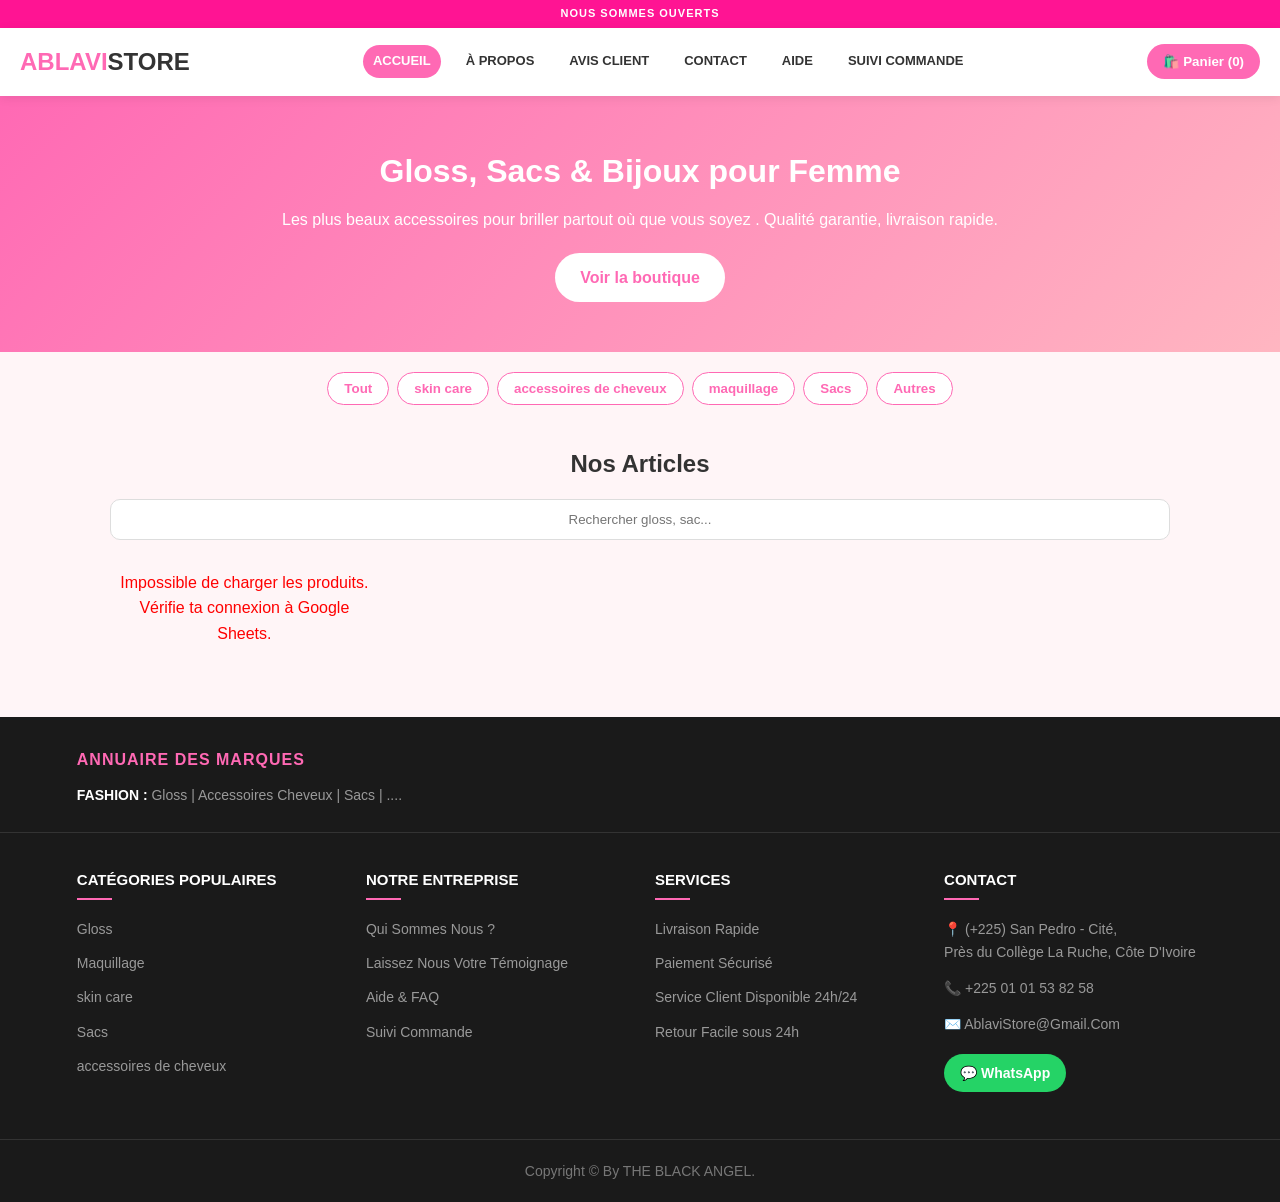
<file: index.html>
<!DOCTYPE html>
<html lang="fr">
<head>
  <meta charset="UTF-8">
  <meta name="viewport" content="width=device-width, initial-scale=1.0">
  <title>ABLAVI STORE - Accessoires Femme</title>
  <link rel="stylesheet" href="style.css">
  <style>
    #produits{ text-align: center; }
    #produits h2{ text-align: center; }
    #recherche{ text-align: center; }
    #liste-produits{
      display: grid;
      grid-template-columns: repeat(auto-fill, minmax(220px, 1fr));
      gap: 15px; padding: 10px; text-align: center;
    }
    .grille{
      display: grid;
      grid-template-columns: repeat(auto-fill, minmax(220px, 1fr));
      gap: 15px;
    }
    .carte-produit{
      background: #fff; border-radius: 15px; padding: 10px;
      text-align: center !important;
      box-shadow: 0 2px 8px rgba(0,0,0,0.08);
      overflow: hidden; display: flex; flex-direction: column;
      align-items: center; justify-content: flex-start;
    }
    .carte-produit img{
      width: 100% !important; height: 220px !important;
      object-fit: cover !important; border-radius: 12px; display: block;
    }
    .carte-produit h3, .carte-produit p{
      text-align: center !important; width: 100%; margin: 5px 0;
    }
    .carte-produit h3{ font-size: 16px; min-height: 22px; }
    .carte img{
      width: 100% !important; height: 220px !important;
      object-fit: cover !important; border-radius: 12px;
    }
    .carte{ text-align: center !important; }
    @media (max-width: 600px){
      #liste-produits, .grille{ grid-template-columns: repeat(2, 1fr); gap: 10px; padding: 8px; }
      .carte-produit img{ height: 160px !important; }
    }
    .modal-cache{ display: none !important; }
    #panier-modal{
      position: fixed !important; top: 0 !important; left: 0 !important;
      width: 100% !important; height: 100% !important;
      background: rgba(0,0,0,0.55) !important; z-index: 9999 !important;
      display: flex !important; justify-content: center !important; align-items: flex-start !important;
      padding-top: 15px !important; padding-bottom: 15px !important; overflow-y: auto !important;
    }
    #panier-modal.modal-cache{ display: none !important; }
    #panier-modal .modal-contenu, #panier-modal .panier-contenu{
      background: #fff !important; width: 95% !important; max-width: 500px !important;
      max-height: 92vh !important; overflow-y: auto !important; border-radius: 15px !important;
      padding: 20px !important; margin: 0 auto !important; position: relative !important; text-align: center;
    }
    #panier-modal .btn-x{
      position: absolute !important; top: 10px !important; right: 12px !important;
      z-index: 10 !important; background: #fff; border: 1px solid #ddd;
      border-radius: 50%; width: 32px; height: 32px; cursor: pointer;
    }
    #panier-modal .input-panier{
      width: 100% !important; box-sizing: border-box;
      padding: 12px; margin: 6px 0; border: 1px solid #ddd; border-radius: 8px;
    }
    #panier-modal .bas-panier{
      position: sticky !important; bottom: 0 !important;
      background: #fff !important; padding: 15px 0 5px !important;
    }
    #panier-modal .btn-commander{
      width: 100% !important; padding: 15px !important; font-size: 16px !important;
      background: #ff69b4 !important; color: #fff !important; border: none !important;
      border-radius: 10px !important; font-weight: bold !important; cursor: pointer !important;
    }
    #panier-modal .btn-fermer{
      width: 100% !important; padding: 12px !important; margin-top: 8px !important;
      background: #f1f1f1 !important; border: none !important; border-radius: 10px !important; cursor: pointer !important;
    }
    #conditions-modal{
      position: fixed !important; top: 0 !important; left: 0 !important;
      width: 100% !important; height: 100% !important;
      background: rgba(0,0,0,0.55) !important; z-index: 10000 !important;
      display: flex !important; justify-content: center !important; align-items: flex-start !important;
      padding-top: 30px !important; overflow-y: auto !important;
    }
    #conditions-modal.modal-cache{ display: none !important; }
    #conditions-modal .modal-contenu{
      background: #fff !important; width: 95% !important; max-width: 500px !important;
      border-radius: 15px !important; padding: 20px !important;
    }
    .total-panier-box{
      background: #fff0f6; border-radius: 12px; padding: 12px; margin: 10px 0;
    }
    .total-panier-box p{ font-size: 19px; margin: 0; }
  </style>
</head>
<body>

<div class="bandeau-defilant">
  <span id="texte-annonce">nous sommes ouverts</span>
</div>

  <header>
    <div class="logo">ABLAVI<span>STORE</span></div>
    <nav>
      <a href="index.html" class="actif">ACCUEIL</a>
      <a href="apropos.html">À PROPOS</a>
      <a href="avis.html">AVIS CLIENT</a>
      <a href="contact.html">CONTACT</a>
      <a href="aide.html">AIDE</a>
      <a href="suivi.html">SUIVI COMMANDE</a>
    </nav>
    <button id="btn-panier" onclick="afficherPanier()">🛍️ Panier (<span id="nb-panier">0</span>)</button>
  </header>

  <section class="hero">
    <h1>Gloss, Sacs & Bijoux pour Femme</h1>
    <p>Les plus beaux accessoires pour briller partout où que vous soyez . Qualité garantie, livraison rapide.</p>
    <a href="#produits" class="btn-hero">Voir la boutique</a>
  </section>

  <section class="categories">
    <button onclick="filtrer('tout')">Tout</button>
    <button onclick="filtrer('skin care')">skin care</button>
    <button onclick="filtrer('accessoires de cheveux')">accessoires de cheveux</button>
    <button onclick="filtrer('maquillage')">maquillage</button>
    <button onclick="filtrer('sac')">Sacs</button>
    <button onclick="filtrer('autre')">Autres</button>
  </section>

  <main id="produits">
    <h2>Nos Articles</h2>
    <input type="text" id="recherche" placeholder="Rechercher gloss, sac..." onkeyup="rechercher()">
    <div id="liste-produits" class="grille"></div>
  </main>

  <div id="panier-modal" class="modal-cache panier-modal-scroll" onclick="if(event.target===this) fermerPanier()">
    <div class="modal-contenu panier-contenu">
      <button onclick="fermerPanier()" class="btn-x">✕</button>
      <h2 class="titre-panier">🛍️ Ton Panier</h2>
      <div id="contenu-panier"></div>
      <hr>
      <!-- CACHÉ POUR NE PAS CASSER LE SCRIPT, MAIS INVISIBLE -->
      <span id="sous-total" style="display:none">0</span>
      <span id="frais-livraison" style="display:none">0</span>

      <p id="ligne-reduction" class="ligne-reduction">Réduction : -<span id="montant-reduction">0</span> F CFA</p>

      <div class="total-panier-box">
        <p><strong>Total à payer : <span id="total-panier">0</span> F CFA</strong></p>
      </div>
      <hr>
      <div class="box-promo">
        <label>🎁 Code promo :</label>
        <div class="ligne-promo">
          <input type="text" id="code-promo" placeholder="Ex: ABLAVI10">
          <button onclick="appliquerPromo()" class="btn-appliquer">Appliquer</button>
        </div>
        <p id="message-promo" class="message-promo"></p>
      </div>
      <h3>Tes infos pour la livraison :</h3>
      <input type="text" id="client-nom" placeholder="Ton nom complet" class="input-panier">
      <input type="text" id="client-whatsapp" placeholder="Ton numéro WhatsApp ex: 0101538258" class="input-panier">
      <input type="text" id="client-commune" placeholder="Ta commune / quartier ex: San Pedro - Cité" class="input-panier">
      <h3>Choisis ton mode de paiement :</h3>
      <label class="label-paiement orange"><input type="radio" name="paiement" value="Orange Money" checked> 🧡 Orange Money</label>
      <label class="label-paiement bleu"><input type="radio" name="paiement" value="Wave"> 💙 Wave</label>
      <br>
      <label class="label-conditions">
        <input type="checkbox" id="accepter-conditions"> J'ai lu et j'accepte les <a href="#" onclick="voirConditions(); return false;">conditions de paiement</a> : pas de remboursement après envoi, paiement vérifié avant livraison.
      </label><br>
      <div id="message-paiement" class="message-paiement"></div>
      <div class="bas-panier">
        <button class="btn-commander" onclick="payerCommande()">ENVOYEZ + LE REÇU DU DEPOT</button>
        <button onclick="fermerPanier()" class="btn-fermer">Fermer</button>
      </div>
    </div>
  </div>

  <div id="conditions-modal" class="modal-cache" onclick="if(event.target===this) fermerConditions()">
    <div class="modal-contenu modal-conditions">
      <button onclick="fermerConditions()" class="btn-x">✕</button>
      <h3>Conditions de Paiement - ABLAVI STORE</h3>
      <p>1. Le paiement doit être effectué avant la livraison.</p>
      <p>2. Aucun remboursement n'est possible après validation de la commande.</p>
      <p>3. Si le produit est défectueux, contacte-nous dans les 24h sur WhatsApp avec photo.</p>
      <p>4. La livraison se fait sous 24h à 48h.</p>
      <p>5. Numéro officiel ABLAVI STORE : +225 01 01 53 82 58</p>
      <button onclick="fermerConditions()">J'ai compris</button>
    </div>
  </div>

  <footer class="footer-ablavi">
    <div class="footer-annuaire">
      <h3 class="titre-annuaire">ANNUAIRE DES MARQUES</h3>
      <p><strong>FASHION :</strong> <span>Gloss | Accessoires Cheveux | Sacs | ....</span></p>
    </div>
    <div class="footer-colonnes">
      <div class="footer-col">
        <h4>CATÉGORIES POPULAIRES</h4>
        <a href="#" onclick="filtrer('gloss'); return false;">Gloss</a>
        <a href="#" onclick="filtrer('maquillage'); return false;">Maquillage</a>
        <a href="#" onclick="filtrer('skin care'); return false;">skin care</a>
        <a href="#" onclick="filtrer('sac'); return false;">Sacs</a>
          <a href="#" onclick="filtrer('accessoire de cheveux'); return false;">accessoires de cheveux</a>
      </div>
      <div class="footer-col">
        <h4>NOTRE ENTREPRISE</h4>
        <a href="apropos.html">Qui Sommes Nous ?</a>
        <a href="avis.html">Laissez Nous Votre Témoignage</a>
        <a href="aide.html">Aide & FAQ</a>
        <a href="suivi.html">Suivi Commande</a>
      </div>
      <div class="footer-col">
        <h4>SERVICES</h4>
        <a href="aide.html">Livraison Rapide</a>
        <a href="aide.html">Paiement Sécurisé</a>
        <a href="contact.html">Service Client Disponible 24h/24</a>
        <a href="aide.html">Retour Facile sous 24h</a>
      </div>
      <div class="footer-col">
        <h4>CONTACT</h4>
        <p>📍 (+225) San Pedro - Cité,<br>Près du Collège La Ruche, Côte D'Ivoire</p>
        <p>📞 +225 01 01 53 82 58</p>
        <p>✉️ AblaviStore@Gmail.Com</p>
        <a href="https://wa.me/2250101538258?text=Bonjour%20ABLAVI%20STORE%2C%20je%20veux%20commander" target="_blank" class="btn-whatsapp-footer">💬 WhatsApp</a>
      </div>
    </div>
    <div class="footer-copy">
      <p>Copyright © By THE BLACK ANGEL.</p>
    </div>
  </footer>

  <script src="script.js"></script>
  <script>
  function afficherPanier(){
    var m = document.getElementById("panier-modal");
    if(!m) return;
    m.classList.remove("modal-cache");
    m.style.display = "flex";
    m.style.position = "fixed";
    m.style.top = "0"; m.style.left = "0"; m.style.zIndex = "99999";
    window.scrollTo(0,0);
    document.body.style.overflow = "hidden";
    if(typeof mettreAJourPanier === "function") mettreAJourPanier();
  }
  function fermerPanier(){
    var m = document.getElementById("panier-modal");
    if(!m) return;
    m.classList.add("modal-cache");
    m.style.display = "none";
    document.body.style.overflow = "";
  }
  function voirConditions(){
    var c = document.getElementById("conditions-modal");
    if(!c) return;
    c.classList.remove("modal-cache"); c.style.display = "flex";
  }
  function fermerConditions(){
    var c = document.getElementById("conditions-modal");
    if(!c) return;
    c.classList.add("modal-cache"); c.style.display = "none";
  }
  </script>
</body>
</html>
</file>
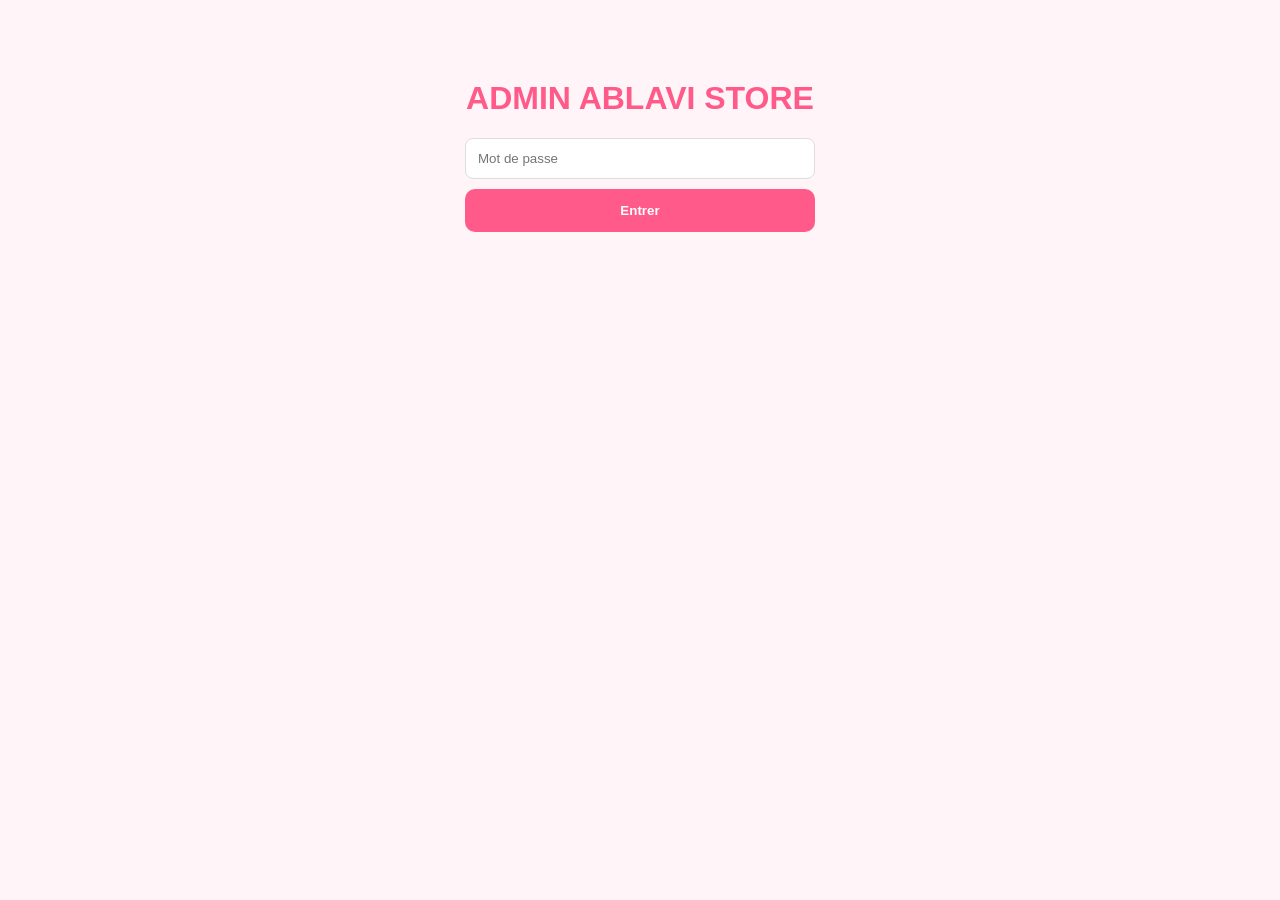
<file: admin.html>
<!DOCTYPE html>
<html lang="fr">
<head>
<meta charset="UTF-8">
<meta name="viewport" content="width=device-width, initial-scale=1.0">
<title>Admin - ABLAVI STORE</title>
<style>
body{font-family:Arial;background:#fff5f8;margin:0;padding:20px}
h1{text-align:center;color:#ff5a8a}
.onglet-btn{padding:10px 18px;border:none;border-radius:20px;cursor:pointer;background:#eee;margin:3px}
.onglet-btn.actif{background:#ff5a8a;color:#fff}
.onglet-cache{display:none}
.admin-cache{display:none}
.carte{background:#fff;border-radius:12px;padding:15px;margin:10px 0;box-shadow:0 2px 8px #0001}
input{padding:12px;border:1px solid #ddd;border-radius:8px;width:100%;box-sizing:border-box}
.btn-rose{background:#ff5a8a;color:#fff;border:none;padding:14px;border-radius:10px;width:100%;cursor:pointer;font-weight:bold}
</style>
</head>
<body>
<div id="login" style="max-width:350px;margin:60px auto;text-align:center">
  <h1>ADMIN ABLAVI STORE</h1>
  <input type="password" id="mdp" placeholder="Mot de passe">
  <button class="btn-rose" onclick="verifierMdp()" style="margin-top:10px">Entrer</button>
</div>

<div id="admin" class="admin-cache">
  <h1>👩‍💼 ADMIN ABLAVI STORE</h1>
  <p style="text-align:center"><a href="index.html">← Retour à la boutique</a></p>
  <div style="text-align:center">
    <button class="onglet-btn actif" onclick="montrerOnglet('dashboard',this)">📊 Tableau</button>
    <button class="onglet-btn" onclick="montrerOnglet('commandes',this)">🛍️ Commandes (<span id="nb-commandes">0</span>)</button>
    <button class="onglet-btn" onclick="montrerOnglet('promos',this)">🎁 Promos</button>
  </div>

  <div id="onglet-dashboard">
    <div class="carte"><b>Total ventes :</b> <span id="dash-ventes">0 F</span></div>
    <div class="carte"><b>Commandes :</b> <span id="dash-commandes">0</span></div>
    <div class="carte"><b>Produits en boutique :</b> <span id="dash-produits">0</span></div>
    <div class="carte"><b>Produits épuisés :</b> <span id="dash-epuises">0</span></div>
    <div class="carte"><b>Dernières commandes :</b><div id="dernieres-commandes">Aucune commande</div></div>
    <div class="carte" style="background:#fff3cd">💡 <b>Pour restocker ou ajouter un produit :</b><br>Ouvre ton Google Sheet > onglet Produits > change le Stock ou ajoute une ligne. Le site se met à jour tout seul.</div>
  </div>

  <div id="onglet-commandes" class="onglet-cache">
    <h2>🛍️ Commandes</h2>
    <div id="liste-commandes">Chargement...</div>
  </div>

  <div id="onglet-promos" class="onglet-cache">
    <h2>🎁 Promos</h2>
    <div id="liste-promos"></div>
  </div>
</div>
<script src="admin.js"></script>
</body>
</html>
</file>
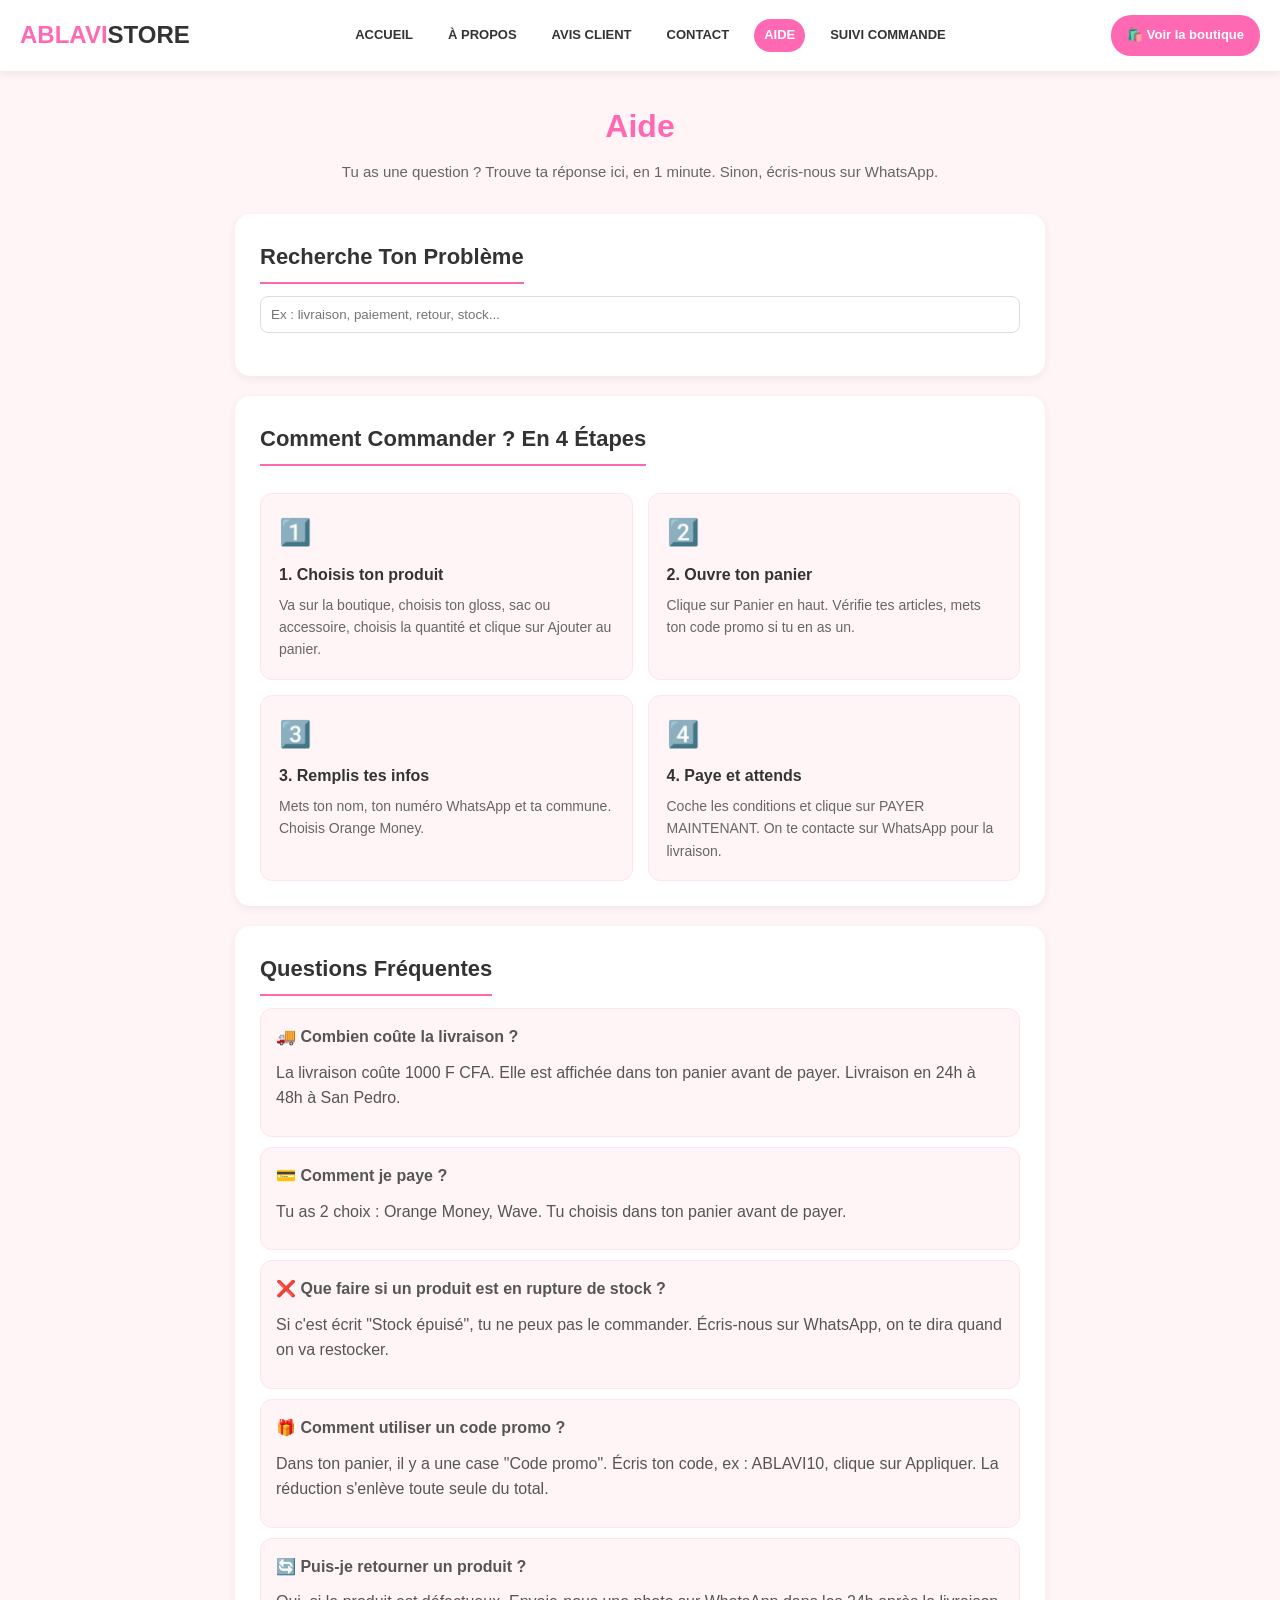
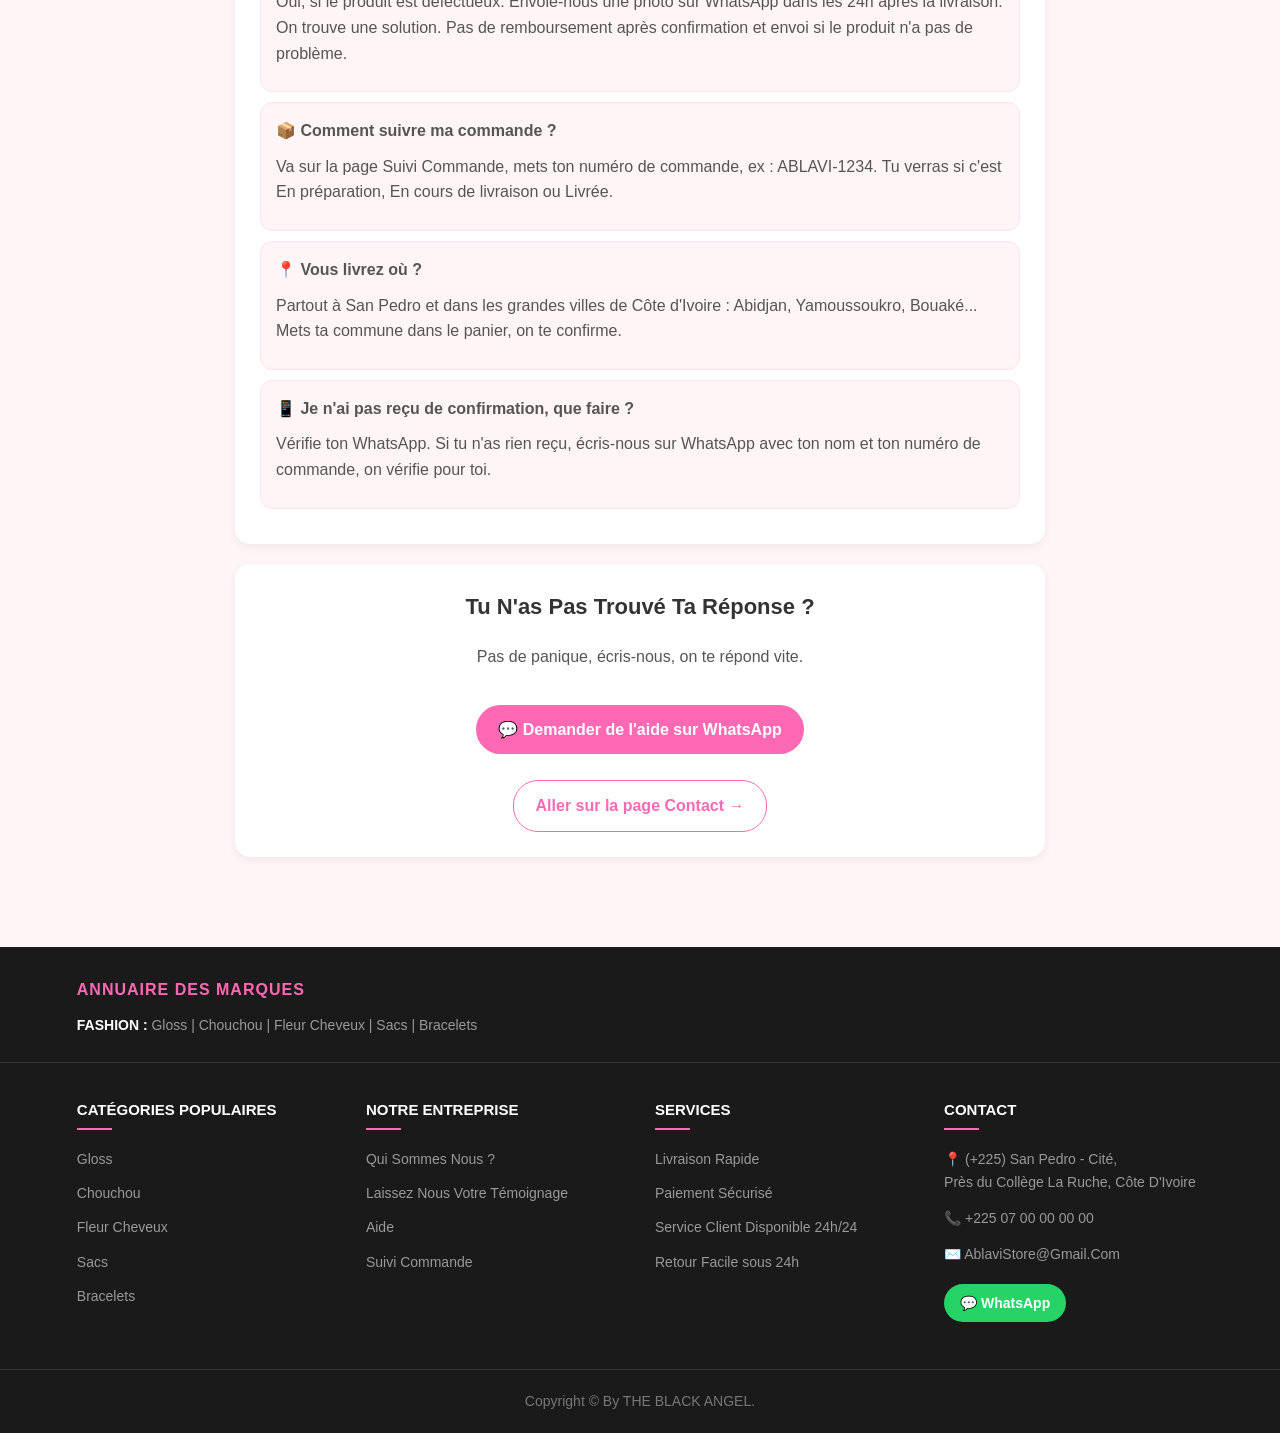
<file: aide.html>
<!DOCTYPE html>
<html lang="fr">
<head>
  <meta charset="UTF-8">
  <meta name="viewport" content="width=device-width, initial-scale=1.0">
  <title>Aide & FAQ - ABLAVI STORE</title>
  <link rel="stylesheet" href="style.css">
</head>
<body>
  <header>
    <div class="logo">ABLAVI<span>STORE</span></div>
    <nav>
      <a href="index.html">ACCUEIL</a>
      <a href="apropos.html">À PROPOS</a>
      <a href="avis.html">AVIS CLIENT</a>
      <a href="contact.html">CONTACT</a>
      <a href="aide.html" class="actif">AIDE</a>
      <a href="suivi.html">SUIVI COMMANDE</a>
    </nav>
    <a href="index.html" class="btn-boutique">🛍️ Voir la boutique</a>
  </header>

  <main class="page-apropos">
    <div class="titre-page">
      <h1>Aide </h1>
      <p>Tu as une question ? Trouve ta réponse ici, en 1 minute. Sinon, écris-nous sur WhatsApp.</p>
    </div>

    <!-- RECHERCHE -->
    <section class="bloc">
      <h2>Recherche Ton Problème</h2>
      <input type="text" id="recherche-aide" placeholder="Ex : livraison, paiement, retour, stock..." class="input-panier" onkeyup="rechercherAide()">
      <p id="resultat-recherche" style="font-size:14px; color:#666;"></p>
    </section>

    <!-- COMMENT COMMANDER -->
    <section class="bloc">
      <h2>Comment Commander ? En 4 Étapes</h2>
      <div class="grille-objectifs">
        <div class="carte-objectif">
          <span class="icone-objectif">1️⃣</span>
          <h3>1. Choisis ton produit</h3>
          <p>Va sur la boutique, choisis ton gloss, sac ou accessoire, choisis la quantité et clique sur Ajouter au panier.</p>
        </div>
        <div class="carte-objectif">
          <span class="icone-objectif">2️⃣</span>
          <h3>2. Ouvre ton panier</h3>
          <p>Clique sur Panier en haut. Vérifie tes articles, mets ton code promo si tu en as un.</p>
        </div>
        <div class="carte-objectif">
          <span class="icone-objectif">3️⃣</span>
          <h3>3. Remplis tes infos</h3>
          <p>Mets ton nom, ton numéro WhatsApp et ta commune. Choisis Orange Money.</p>
        </div>
        <div class="carte-objectif">
          <span class="icone-objectif">4️⃣</span>
          <h3>4. Paye et attends</h3>
          <p>Coche les conditions et clique sur PAYER MAINTENANT. On te contacte sur WhatsApp pour la livraison.</p>
        </div>
      </div>
    </section>

    <!-- FAQ -->
    <section class="bloc">
      <h2>Questions Fréquentes</h2>
      <div id="liste-faq">
        <div class="faq-item" style="background:#FFF5F7; padding:15px; border-radius:12px; margin-bottom:10px; border:1px solid #FFE3EE;">
          <p><strong>🚚 Combien coûte la livraison ?</strong></p>
          <p style="color:#555;">La livraison coûte 1000 F CFA. Elle est affichée dans ton panier avant de payer. Livraison en 24h à 48h à San Pedro.</p>
        </div>
        <div class="faq-item" style="background:#FFF5F7; padding:15px; border-radius:12px; margin-bottom:10px; border:1px solid #FFE3EE;">
          <p><strong>💳 Comment je paye ?</strong></p>
          <p style="color:#555;">Tu as 2 choix : Orange Money, Wave. Tu choisis dans ton panier avant de payer.</p>
        </div>
        <div class="faq-item" style="background:#FFF5F7; padding:15px; border-radius:12px; margin-bottom:10px; border:1px solid #FFE3EE;">
          <p><strong>❌ Que faire si un produit est en rupture de stock ?</strong></p>
          <p style="color:#555;">Si c'est écrit "Stock épuisé", tu ne peux pas le commander. Écris-nous sur WhatsApp, on te dira quand on va restocker.</p>
        </div>
        <div class="faq-item" style="background:#FFF5F7; padding:15px; border-radius:12px; margin-bottom:10px; border:1px solid #FFE3EE;">
          <p><strong>🎁 Comment utiliser un code promo ?</strong></p>
          <p style="color:#555;">Dans ton panier, il y a une case "Code promo". Écris ton code, ex : ABLAVI10, clique sur Appliquer. La réduction s'enlève toute seule du total.</p>
        </div>
        <div class="faq-item" style="background:#FFF5F7; padding:15px; border-radius:12px; margin-bottom:10px; border:1px solid #FFE3EE;">
          <p><strong>🔄 Puis-je retourner un produit ?</strong></p>
          <p style="color:#555;">Oui, si le produit est défectueux. Envoie-nous une photo sur WhatsApp dans les 24h après la livraison. On trouve une solution. Pas de remboursement après confirmation et envoi si le produit n'a pas de problème.</p>
        </div>
        <div class="faq-item" style="background:#FFF5F7; padding:15px; border-radius:12px; margin-bottom:10px; border:1px solid #FFE3EE;">
          <p><strong>📦 Comment suivre ma commande ?</strong></p>
          <p style="color:#555;">Va sur la page Suivi Commande, mets ton numéro de commande, ex : ABLAVI-1234. Tu verras si c'est En préparation, En cours de livraison ou Livrée.</p>
        </div>
        <div class="faq-item" style="background:#FFF5F7; padding:15px; border-radius:12px; margin-bottom:10px; border:1px solid #FFE3EE;">
          <p><strong>📍 Vous livrez où ?</strong></p>
          <p style="color:#555;">Partout à San Pedro et dans les grandes villes de Côte d'Ivoire : Abidjan, Yamoussoukro, Bouaké... Mets ta commune dans le panier, on te confirme.</p>
        </div>
        <div class="faq-item" style="background:#FFF5F7; padding:15px; border-radius:12px; margin-bottom:10px; border:1px solid #FFE3EE;">
          <p><strong>📱 Je n'ai pas reçu de confirmation, que faire ?</strong></p>
          <p style="color:#555;">Vérifie ton WhatsApp. Si tu n'as rien reçu, écris-nous sur WhatsApp avec ton nom et ton numéro de commande, on vérifie pour toi.</p>
        </div>
      </div>
    </section>

    <!-- PAS TROUVÉ -->
    <section class="bloc" style="text-align:center;">
      <h2 style="display:block; text-align:center; border-bottom:none;">Tu N'as Pas Trouvé Ta Réponse ?</h2>
      <p style="text-align:center;">Pas de panique, écris-nous, on te répond vite.</p>
      <br>
      <a href="https://wa.me/2250700000000?text=Bonjour%20ABLAVI%20STORE%2C%20j%27ai%20besoin%20d%27aide" target="_blank" class="btn-rose">💬 Demander de l'aide sur WhatsApp</a>
      <br><br>
      <a href="contact.html" class="btn-rose" style="background:white; color:#FF69B4; border:1px solid #FF69B4;">Aller sur la page Contact →</a>
    </section>
  </main>

  <footer class="footer-ablavi">
    <div class="footer-annuaire">
      <h3 class="titre-annuaire">ANNUAIRE DES MARQUES</h3>
      <p><strong>FASHION :</strong> <span>Gloss | Chouchou | Fleur Cheveux | Sacs | Bracelets</span></p>
    </div>
    <div class="footer-colonnes">
      <div class="footer-col">
        <h4>CATÉGORIES POPULAIRES</h4>
        <a href="index.html">Gloss</a>
        <a href="index.html">Chouchou</a>
        <a href="index.html">Fleur Cheveux</a>
        <a href="index.html">Sacs</a>
        <a href="index.html">Bracelets</a>
      </div>
      <div class="footer-col">
        <h4>NOTRE ENTREPRISE</h4>
        <a href="apropos.html">Qui Sommes Nous ?</a>
        <a href="avis.html">Laissez Nous Votre Témoignage</a>
        <a href="aide.html">Aide </a>
        <a href="suivi.html">Suivi Commande</a>
      </div>
      <div class="footer-col">
        <h4>SERVICES</h4>
        <a href="#">Livraison Rapide</a>
        <a href="#">Paiement Sécurisé</a>
        <a href="#">Service Client Disponible 24h/24</a>
        <a href="#">Retour Facile sous 24h</a>
      </div>
      <div class="footer-col">
        <h4>CONTACT</h4>
        <p>📍 (+225) San Pedro - Cité,<br>Près du Collège La Ruche, Côte D'Ivoire</p>
        <p>📞 +225 07 00 00 00 00</p>
        <p>✉️ AblaviStore@Gmail.Com</p>
        <a href="https://wa.me/2250700000000" target="_blank" class="btn-whatsapp-footer">💬 WhatsApp</a>
      </div>
    </div>
    <div class="footer-copy">
      <p>Copyright © By THE BLACK ANGEL.</p>
    </div>
  </footer>

  <script>
    function rechercherAide() {
      let mot = document.getElementById("recherche-aide").value.toLowerCase();
      let items = document.querySelectorAll(".faq-item");
      let trouves = 0;
      items.forEach(item => {
        let texte = item.textContent.toLowerCase();
        if (texte.includes(mot)) { item.style.display = "block"; trouves++; }
        else { item.style.display = "none"; }
      });
      let res = document.getElementById("resultat-recherche");
      if (mot === "") { res.textContent = ""; return; }
      if (trouves === 0) { res.textContent = "❌ Aucun résultat pour '" + mot + "'. Écris-nous sur WhatsApp, on t'aide."; }
      else { res.textContent = "✅ " + trouves + " réponse(s) trouvée(s) pour '" + mot + "'"; }
    }
  </script>
</body>
</html>
</file>
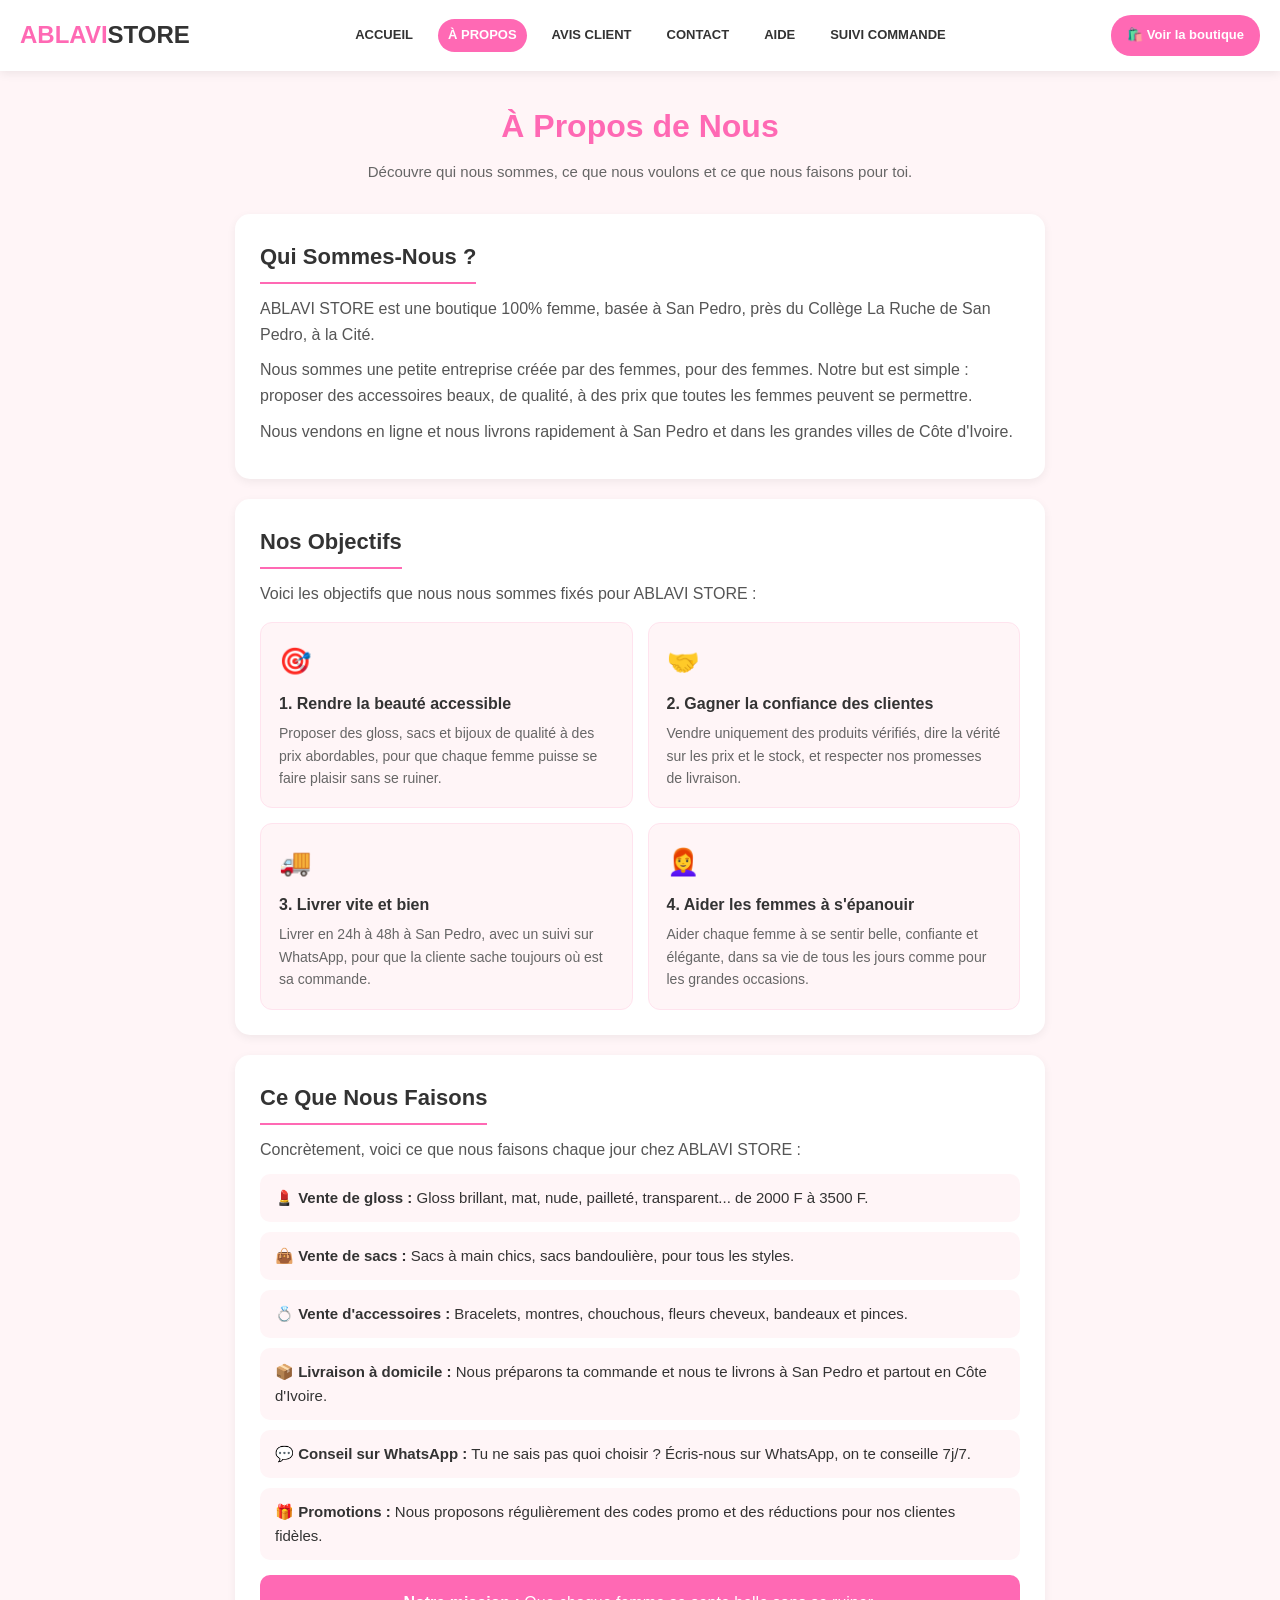
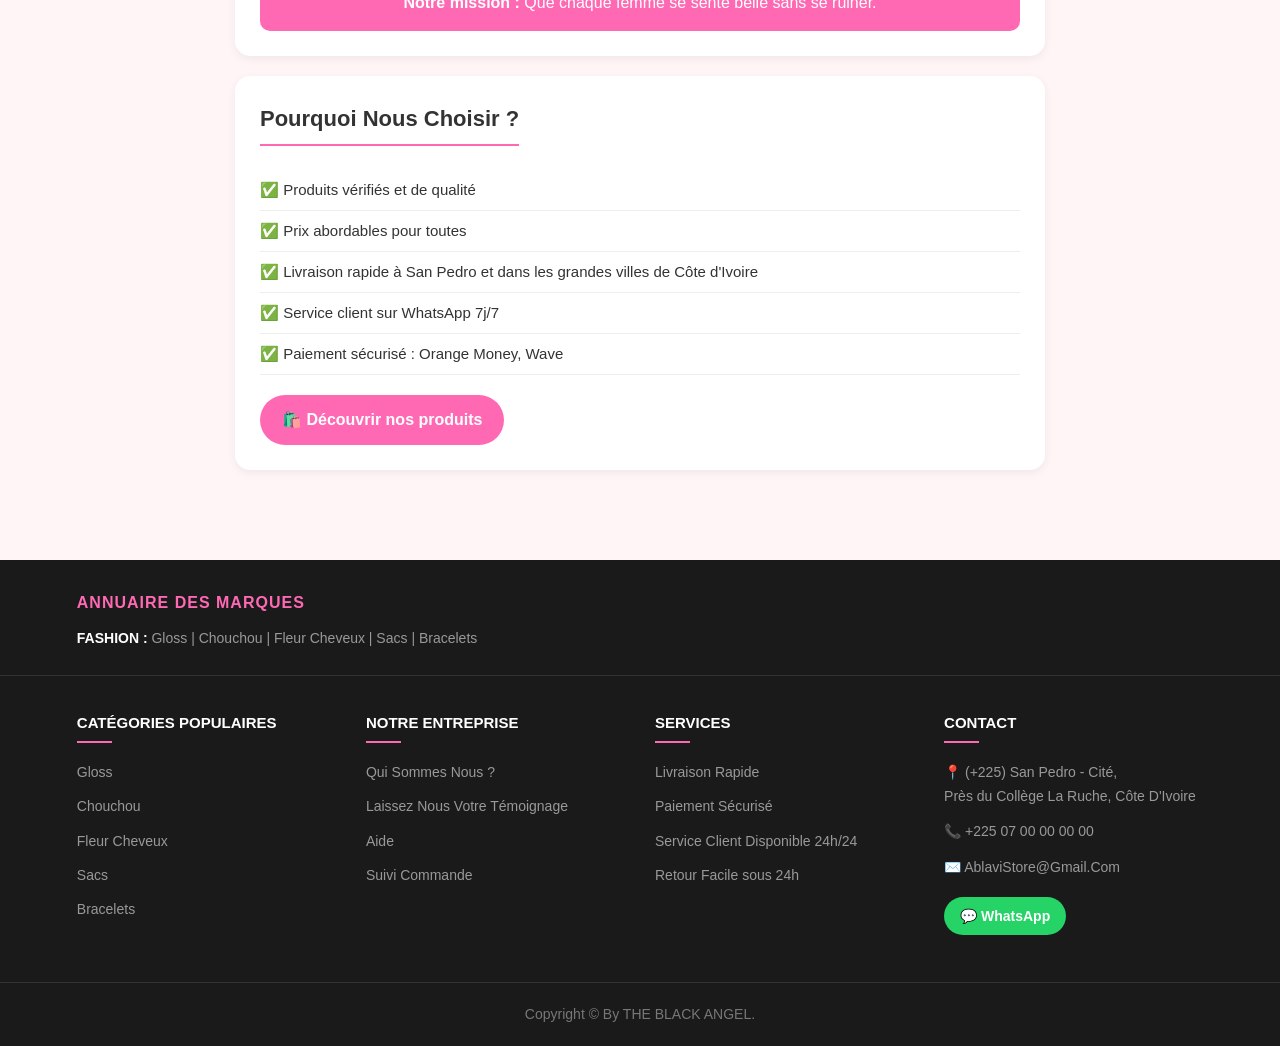
<file: apropos.html>
<!DOCTYPE html>
<html lang="fr">
<head>
  <meta charset="UTF-8">
  <meta name="viewport" content="width=device-width, initial-scale=1.0">
  <title>À Propos - ABLAVI STORE</title>
  <link rel="stylesheet" href="style.css">
</head>
<body>
  <header>
    <div class="logo">ABLAVI<span>STORE</span></div>
    <nav>
      <a href="index.html">ACCUEIL</a>
      <a href="apropos.html" class="actif">À PROPOS</a>
      <a href="avis.html">AVIS CLIENT</a>
      <a href="contact.html">CONTACT</a>
      <a href="aide.html">AIDE</a>
      <a href="suivi.html">SUIVI COMMANDE</a>
    </nav>
    <a href="index.html" class="btn-boutique">🛍️ Voir la boutique</a>
  </header>

  <main class="page-apropos">
    <div class="titre-page">
      <h1>À Propos de Nous</h1>
      <p>Découvre qui nous sommes, ce que nous voulons et ce que nous faisons pour toi.</p>
    </div>

    <!-- QUI SOMMES NOUS -->
    <section class="bloc">
      <h2>Qui Sommes-Nous ?</h2>
      <p>ABLAVI STORE est une boutique 100% femme, basée à San Pedro, près du Collège La Ruche de San Pedro, à la Cité.</p>
      <p>Nous sommes une petite entreprise créée par des femmes, pour des femmes. Notre but est simple : proposer des accessoires beaux, de qualité, à des prix que toutes les femmes peuvent se permettre.</p>
      <p>Nous vendons en ligne et nous livrons rapidement à San Pedro et dans les grandes villes de Côte d'Ivoire.</p>
    </section>

    <!-- NOS OBJECTIFS -->
    <section class="bloc">
      <h2>Nos Objectifs</h2>
      <p>Voici les objectifs que nous nous sommes fixés pour ABLAVI STORE :</p>
      <div class="grille-objectifs">
        <div class="carte-objectif">
          <span class="icone-objectif">🎯</span>
          <h3>1. Rendre la beauté accessible</h3>
          <p>Proposer des gloss, sacs et bijoux de qualité à des prix abordables, pour que chaque femme puisse se faire plaisir sans se ruiner.</p>
        </div>
        <div class="carte-objectif">
          <span class="icone-objectif">🤝</span>
          <h3>2. Gagner la confiance des clientes</h3>
          <p>Vendre uniquement des produits vérifiés, dire la vérité sur les prix et le stock, et respecter nos promesses de livraison.</p>
        </div>
        <div class="carte-objectif">
          <span class="icone-objectif">🚚</span>
          <h3>3. Livrer vite et bien</h3>
          <p>Livrer en 24h à 48h à San Pedro, avec un suivi sur WhatsApp, pour que la cliente sache toujours où est sa commande.</p>
        </div>
        <div class="carte-objectif">
          <span class="icone-objectif">👩‍🦰</span>
          <h3>4. Aider les femmes à s'épanouir</h3>
          <p>Aider chaque femme à se sentir belle, confiante et élégante, dans sa vie de tous les jours comme pour les grandes occasions.</p>
        </div>
      </div>
    </section>

    <!-- CE QUE NOUS FAISONS -->
    <section class="bloc">
      <h2>Ce Que Nous Faisons</h2>
      <p>Concrètement, voici ce que nous faisons chaque jour chez ABLAVI STORE :</p>
      <ul class="liste-faire">
        <li><strong>💄 Vente de gloss :</strong> Gloss brillant, mat, nude, pailleté, transparent... de 2000 F à 3500 F.</li>
        <li><strong>👜 Vente de sacs :</strong> Sacs à main chics, sacs bandoulière, pour tous les styles.</li>
        <li><strong>💍 Vente d'accessoires :</strong> Bracelets, montres, chouchous, fleurs cheveux, bandeaux et pinces.</li>
        <li><strong>📦 Livraison à domicile :</strong> Nous préparons ta commande et nous te livrons à San Pedro et partout en Côte d'Ivoire.</li>
        <li><strong>💬 Conseil sur WhatsApp :</strong> Tu ne sais pas quoi choisir ? Écris-nous sur WhatsApp, on te conseille 7j/7.</li>
        <li><strong>🎁 Promotions :</strong> Nous proposons régulièrement des codes promo et des réductions pour nos clientes fidèles.</li>
      </ul>
      <div class="mission">
        <strong>Notre mission :</strong> Que chaque femme se sente belle sans se ruiner.
      </div>
    </section>

    <!-- POURQUOI NOUS -->
    <section class="bloc">
      <h2>Pourquoi Nous Choisir ?</h2>
      <ul class="liste-simple">
        <li>✅ Produits vérifiés et de qualité</li>
        <li>✅ Prix abordables pour toutes</li>
        <li>✅ Livraison rapide à San Pedro et dans les grandes villes de Côte d'Ivoire</li>
        <li>✅ Service client sur WhatsApp 7j/7</li>
        <li>✅ Paiement sécurisé : Orange Money, Wave </li>
      </ul>
      <a href="index.html" class="btn-rose">🛍️ Découvrir nos produits</a>
    </section>
  </main>

  <footer class="footer-ablavi">
    <div class="footer-annuaire">
      <h3 class="titre-annuaire">ANNUAIRE DES MARQUES</h3>
      <p><strong>FASHION :</strong> <span>Gloss | Chouchou | Fleur Cheveux | Sacs | Bracelets</span></p>
    </div>
    <div class="footer-colonnes">
      <div class="footer-col">
        <h4>CATÉGORIES POPULAIRES</h4>
        <a href="index.html">Gloss</a>
        <a href="index.html">Chouchou</a>
        <a href="index.html">Fleur Cheveux</a>
        <a href="index.html">Sacs</a>
        <a href="index.html">Bracelets</a>
      </div>
      <div class="footer-col">
        <h4>NOTRE ENTREPRISE</h4>
        <a href="apropos.html">Qui Sommes Nous ?</a>
        <a href="avis.html">Laissez Nous Votre Témoignage</a>
        <a href="aide.html">Aide </a>
        <a href="suivi.html">Suivi Commande</a>
      </div>
      <div class="footer-col">
        <h4>SERVICES</h4>
        <a href="#">Livraison Rapide</a>
        <a href="#">Paiement Sécurisé</a>
        <a href="#">Service Client Disponible 24h/24</a>
        <a href="#">Retour Facile sous 24h</a>
      </div>
      <div class="footer-col">
        <h4>CONTACT</h4>
        <p>📍 (+225) San Pedro - Cité,<br>Près du Collège La Ruche, Côte D'Ivoire</p>
        <p>📞 +225 07 00 00 00 00</p>
        <p>✉️ AblaviStore@Gmail.Com</p>
        <a href="https://wa.me/c/22574845994" target="_blank" class="btn-whatsapp-footer">💬 WhatsApp</a>
      </div>
    </div>
    <div class="footer-copy">
      <p>Copyright © By THE BLACK ANGEL.</p>
    </div>
  </footer>
</body>
</html>
</file>
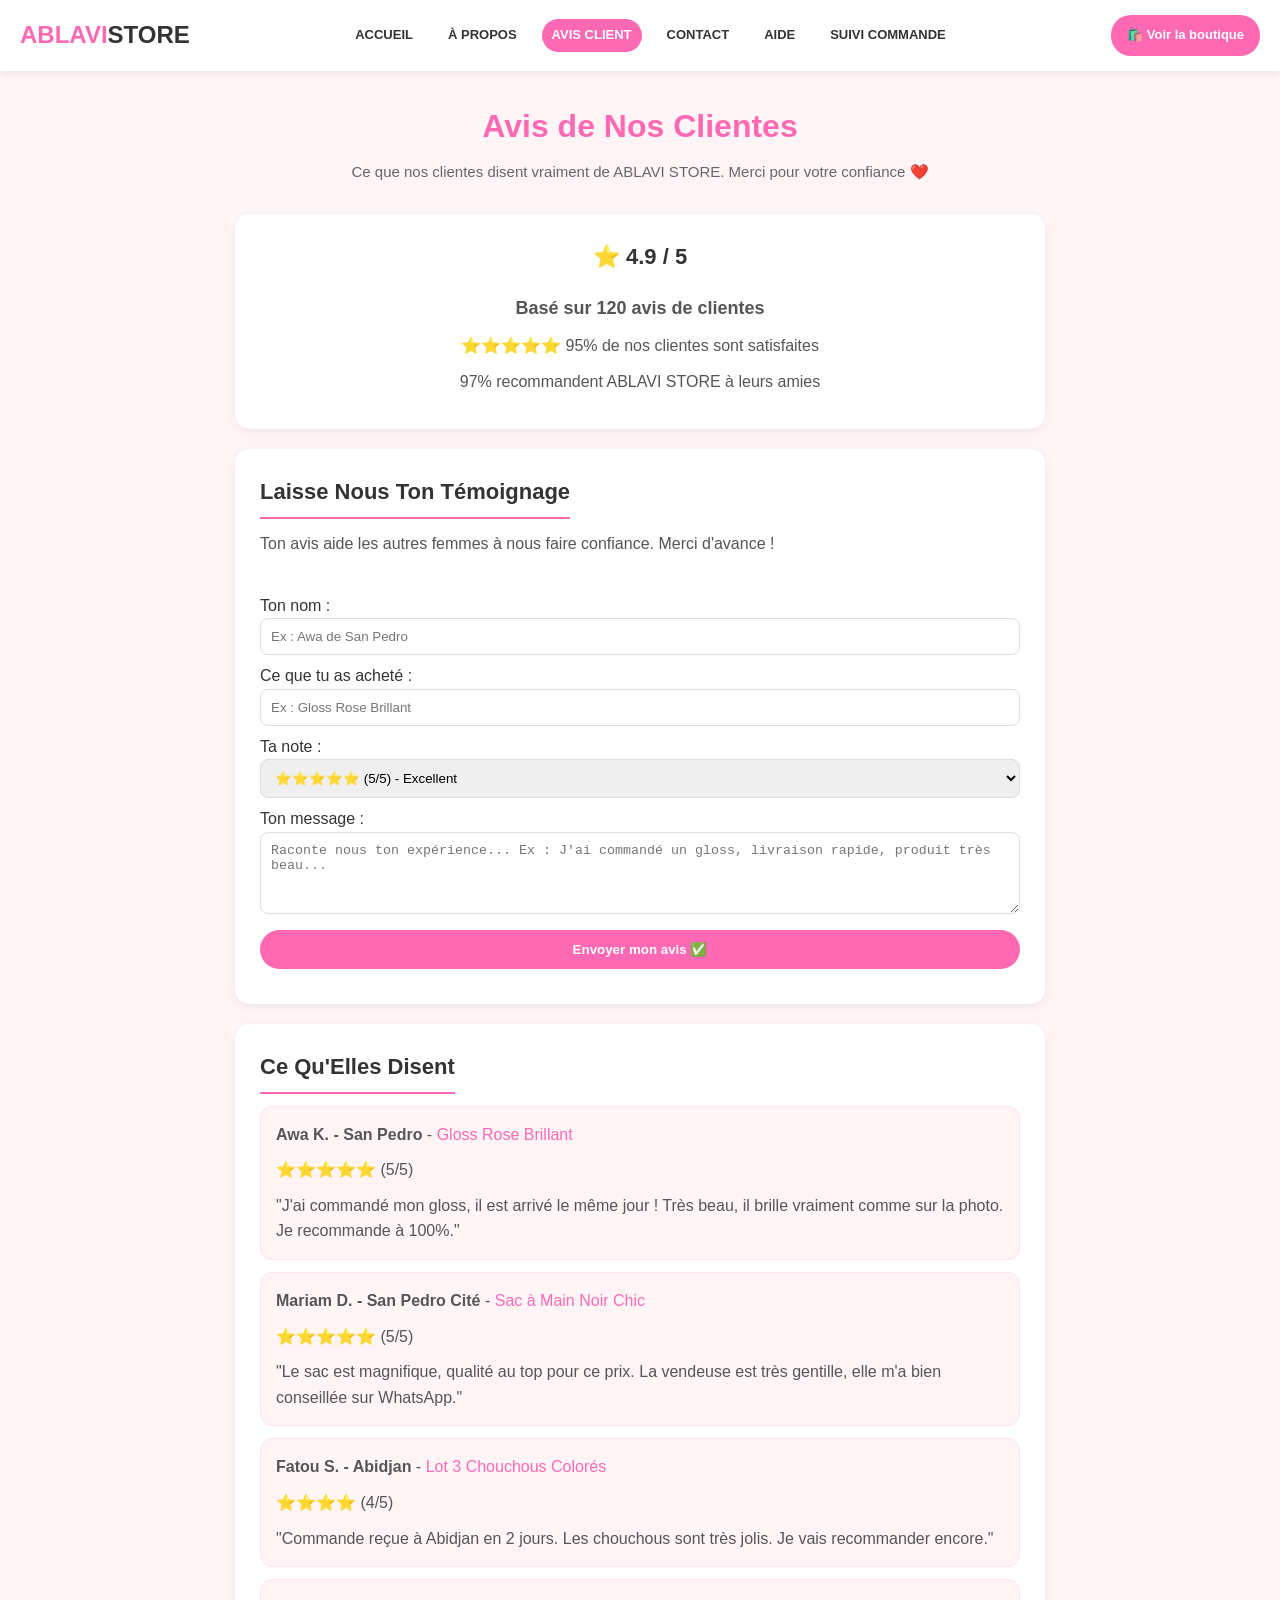
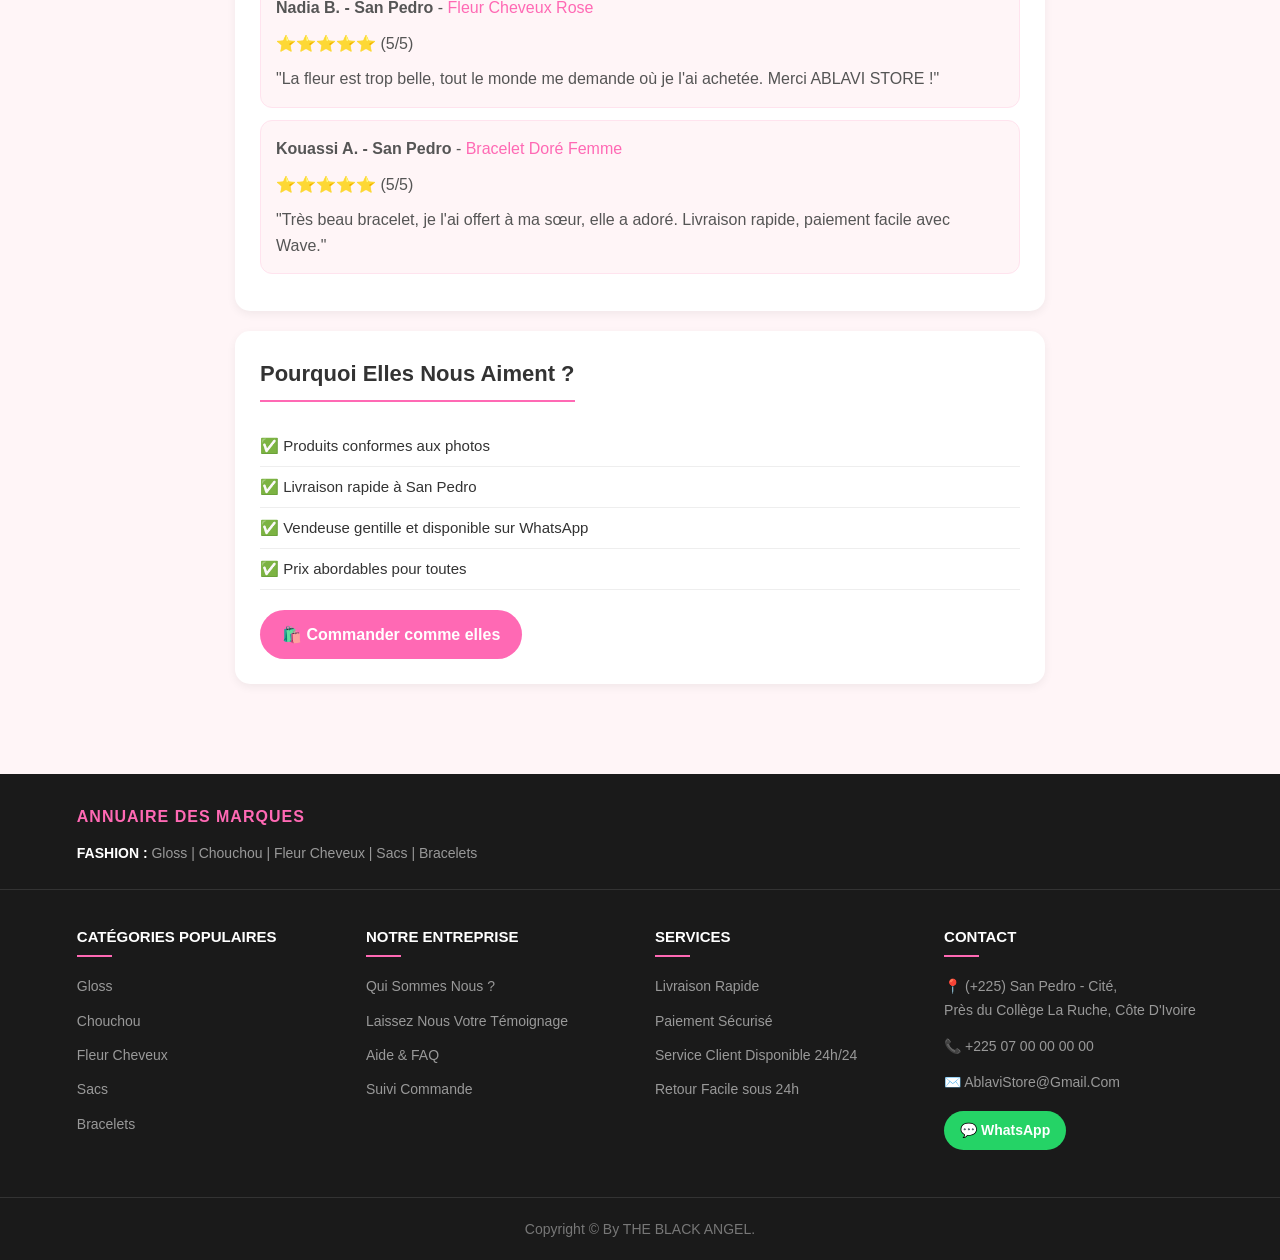
<file: avis.html>
<!DOCTYPE html>
<html lang="fr">
<head>
  <meta charset="UTF-8">
  <meta name="viewport" content="width=device-width, initial-scale=1.0">
  <title>Avis Client - ABLAVI STORE</title>
  <link rel="stylesheet" href="style.css">
</head>
<body>
  <header>
    <div class="logo">ABLAVI<span>STORE</span></div>
    <nav>
      <a href="index.html">ACCUEIL</a>
      <a href="apropos.html">À PROPOS</a>
      <a href="avis.html" class="actif">AVIS CLIENT</a>
      <a href="contact.html">CONTACT</a>
      <a href="aide.html">AIDE</a>
      <a href="suivi.html">SUIVI COMMANDE</a>
    </nav>
    <a href="index.html" class="btn-boutique">🛍️ Voir la boutique</a>
  </header>

  <main class="page-apropos">
    <div class="titre-page">
      <h1>Avis de Nos Clientes</h1>
      <p>Ce que nos clientes disent vraiment de ABLAVI STORE. Merci pour votre confiance ❤️</p>
    </div>

    <!-- NOTE GLOBALE -->
    <section class="bloc" style="text-align:center;">
      <h2 style="display:block; text-align:center; border-bottom:none;">⭐ 4.9 / 5</h2>
      <p style="text-align:center; font-size:18px;"><strong>Basé sur 120 avis de clientes</strong></p>
      <p style="text-align:center;">⭐⭐⭐⭐⭐ 95% de nos clientes sont satisfaites</p>
      <p style="text-align:center;">97% recommandent ABLAVI STORE à leurs amies</p>
    </section>

    <!-- LAISSER UN AVIS -->
    <section class="bloc">
      <h2>Laisse Nous Ton Témoignage</h2>
      <p>Ton avis aide les autres femmes à nous faire confiance. Merci d'avance !</p>
      <br>
      <label>Ton nom :</label>
      <input type="text" id="avis-nom" placeholder="Ex : Awa de San Pedro" class="input-panier">
      <label>Ce que tu as acheté :</label>
      <input type="text" id="avis-produit" placeholder="Ex : Gloss Rose Brillant" class="input-panier">
      <label>Ta note :</label>
      <br>
      <select id="avis-note" class="input-panier">
        <option value="⭐⭐⭐⭐⭐ (5/5)">⭐⭐⭐⭐⭐ (5/5) - Excellent</option>
        <option value="⭐⭐⭐⭐ (4/5)">⭐⭐⭐⭐ (4/5) - Très bien</option>
        <option value="⭐⭐⭐ (3/5)">⭐⭐⭐ (3/5) - Bien</option>
        <option value="⭐⭐ (2/5)">⭐⭐ (2/5) - Moyen</option>
        <option value="⭐ (1/5)">⭐ (1/5) - Pas bien</option>
      </select>
      <label>Ton message :</label>
      <textarea id="avis-message" placeholder="Raconte nous ton expérience... Ex : J'ai commandé un gloss, livraison rapide, produit très beau..." class="input-panier" rows="4" style="resize:vertical;"></textarea>
      <button onclick="envoyerAvis()" class="btn-rose" style="border:none; cursor:pointer; width:100%;">Envoyer mon avis ✅</button>
      <p id="message-avis" style="margin-top:10px; text-align:center; font-weight:bold;"></p>
    </section>

    <!-- LISTE DES AVIS -->
    <section class="bloc">
      <h2>Ce Qu'Elles Disent</h2>
      <div id="liste-avis"></div>
    </section>

    <!-- POURQUOI ELLES NOUS AIMENT -->
    <section class="bloc">
      <h2>Pourquoi Elles Nous Aiment ?</h2>
      <ul class="liste-simple">
        <li>✅ Produits conformes aux photos</li>
        <li>✅ Livraison rapide à San Pedro</li>
        <li>✅ Vendeuse gentille et disponible sur WhatsApp</li>
        <li>✅ Prix abordables pour toutes</li>
      </ul>
      <a href="index.html" class="btn-rose">🛍️ Commander comme elles</a>
    </section>
  </main>

  <footer class="footer-ablavi">
    <div class="footer-annuaire">
      <h3 class="titre-annuaire">ANNUAIRE DES MARQUES</h3>
      <p><strong>FASHION :</strong> <span>Gloss | Chouchou | Fleur Cheveux | Sacs | Bracelets</span></p>
    </div>
    <div class="footer-colonnes">
      <div class="footer-col">
        <h4>CATÉGORIES POPULAIRES</h4>
        <a href="index.html">Gloss</a>
        <a href="index.html">Chouchou</a>
        <a href="index.html">Fleur Cheveux</a>
        <a href="index.html">Sacs</a>
        <a href="index.html">Bracelets</a>
      </div>
      <div class="footer-col">
        <h4>NOTRE ENTREPRISE</h4>
        <a href="apropos.html">Qui Sommes Nous ?</a>
        <a href="avis.html">Laissez Nous Votre Témoignage</a>
        <a href="aide.html">Aide & FAQ</a>
        <a href="suivi.html">Suivi Commande</a>
      </div>
      <div class="footer-col">
        <h4>SERVICES</h4>
        <a href="#">Livraison Rapide</a>
        <a href="#">Paiement Sécurisé</a>
        <a href="#">Service Client Disponible 24h/24</a>
        <a href="#">Retour Facile sous 24h</a>
      </div>
      <div class="footer-col">
        <h4>CONTACT</h4>
        <p>📍 (+225) San Pedro - Cité,<br>Près du Collège La Ruche, Côte D'Ivoire</p>
        <p>📞 +225 07 00 00 00 00</p>
        <p>✉️ AblaviStore@Gmail.Com</p>
        <a href="https://wa.me/c/22574845994" target="_blank" class="btn-whatsapp-footer">💬 WhatsApp</a>
      </div>
    </div>
    <div class="footer-copy">
      <p>Copyright © By THE BLACK ANGEL.</p>
    </div>
  </footer>

  <script>
    const avisDefaut = [
      { nom: "Awa K. - San Pedro", produit: "Gloss Rose Brillant", note: "⭐⭐⭐⭐⭐ (5/5)", message: "J'ai commandé mon gloss, il est arrivé le même jour ! Très beau, il brille vraiment comme sur la photo. Je recommande à 100%." },
      { nom: "Mariam D. - San Pedro Cité", produit: "Sac à Main Noir Chic", note: "⭐⭐⭐⭐⭐ (5/5)", message: "Le sac est magnifique, qualité au top pour ce prix. La vendeuse est très gentille, elle m'a bien conseillée sur WhatsApp." },
      { nom: "Fatou S. - Abidjan", produit: "Lot 3 Chouchous Colorés", note: "⭐⭐⭐⭐ (4/5)", message: "Commande reçue à Abidjan en 2 jours. Les chouchous sont très jolis. Je vais recommander encore." },
      { nom: "Nadia B. - San Pedro", produit: "Fleur Cheveux Rose", note: "⭐⭐⭐⭐⭐ (5/5)", message: "La fleur est trop belle, tout le monde me demande où je l'ai achetée. Merci ABLAVI STORE !" },
      { nom: "Kouassi A. - San Pedro", produit: "Bracelet Doré Femme", note: "⭐⭐⭐⭐⭐ (5/5)", message: "Très beau bracelet, je l'ai offert à ma sœur, elle a adoré. Livraison rapide, paiement facile avec Wave." }
    ];
    function afficherAvis() {
      let mesAvis = JSON.parse(localStorage.getItem("avisABLAVI")) || [];
      let tous = avisDefaut.concat(mesAvis);
      let zone = document.getElementById("liste-avis");
      zone.innerHTML = tous.map(a => `
        <div style="background:#FFF5F7; padding:15px; border-radius:12px; margin-bottom:12px; border:1px solid #FFE3EE;">
          <p><strong>${a.nom}</strong> - <span style="color:#FF69B4;">${a.produit}</span></p>
          <p>${a.note}</p>
          <p style="color:#555; margin:0;">"${a.message}"</p>
        </div>
      `).join("");
    }
    function envoyerAvis() {
      let nom = document.getElementById("avis-nom").value.trim();
      let produit = document.getElementById("avis-produit").value.trim();
      let note = document.getElementById("avis-note").value;
      let message = document.getElementById("avis-message").value.trim();
      let msg = document.getElementById("message-avis");
      if (!nom || !produit || !message) {
        msg.textContent = "⚠️ Remplis ton nom, ton produit et ton message !";
        msg.style.color = "red";
        return;
      }
      let mesAvis = JSON.parse(localStorage.getItem("avisABLAVI")) || [];
      mesAvis.push({ nom: nom, produit: produit, note: note, message: message });
      localStorage.setItem("avisABLAVI", JSON.stringify(mesAvis));
      msg.textContent = "✅ Merci " + nom + " ! Ton avis a été publié.";
      msg.style.color = "green";
      document.getElementById("avis-nom").value = "";
      document.getElementById("avis-produit").value = "";
      document.getElementById("avis-message").value = "";
      afficherAvis();
    }
    afficherAvis();
  </script>
</body>
</html>
</file>
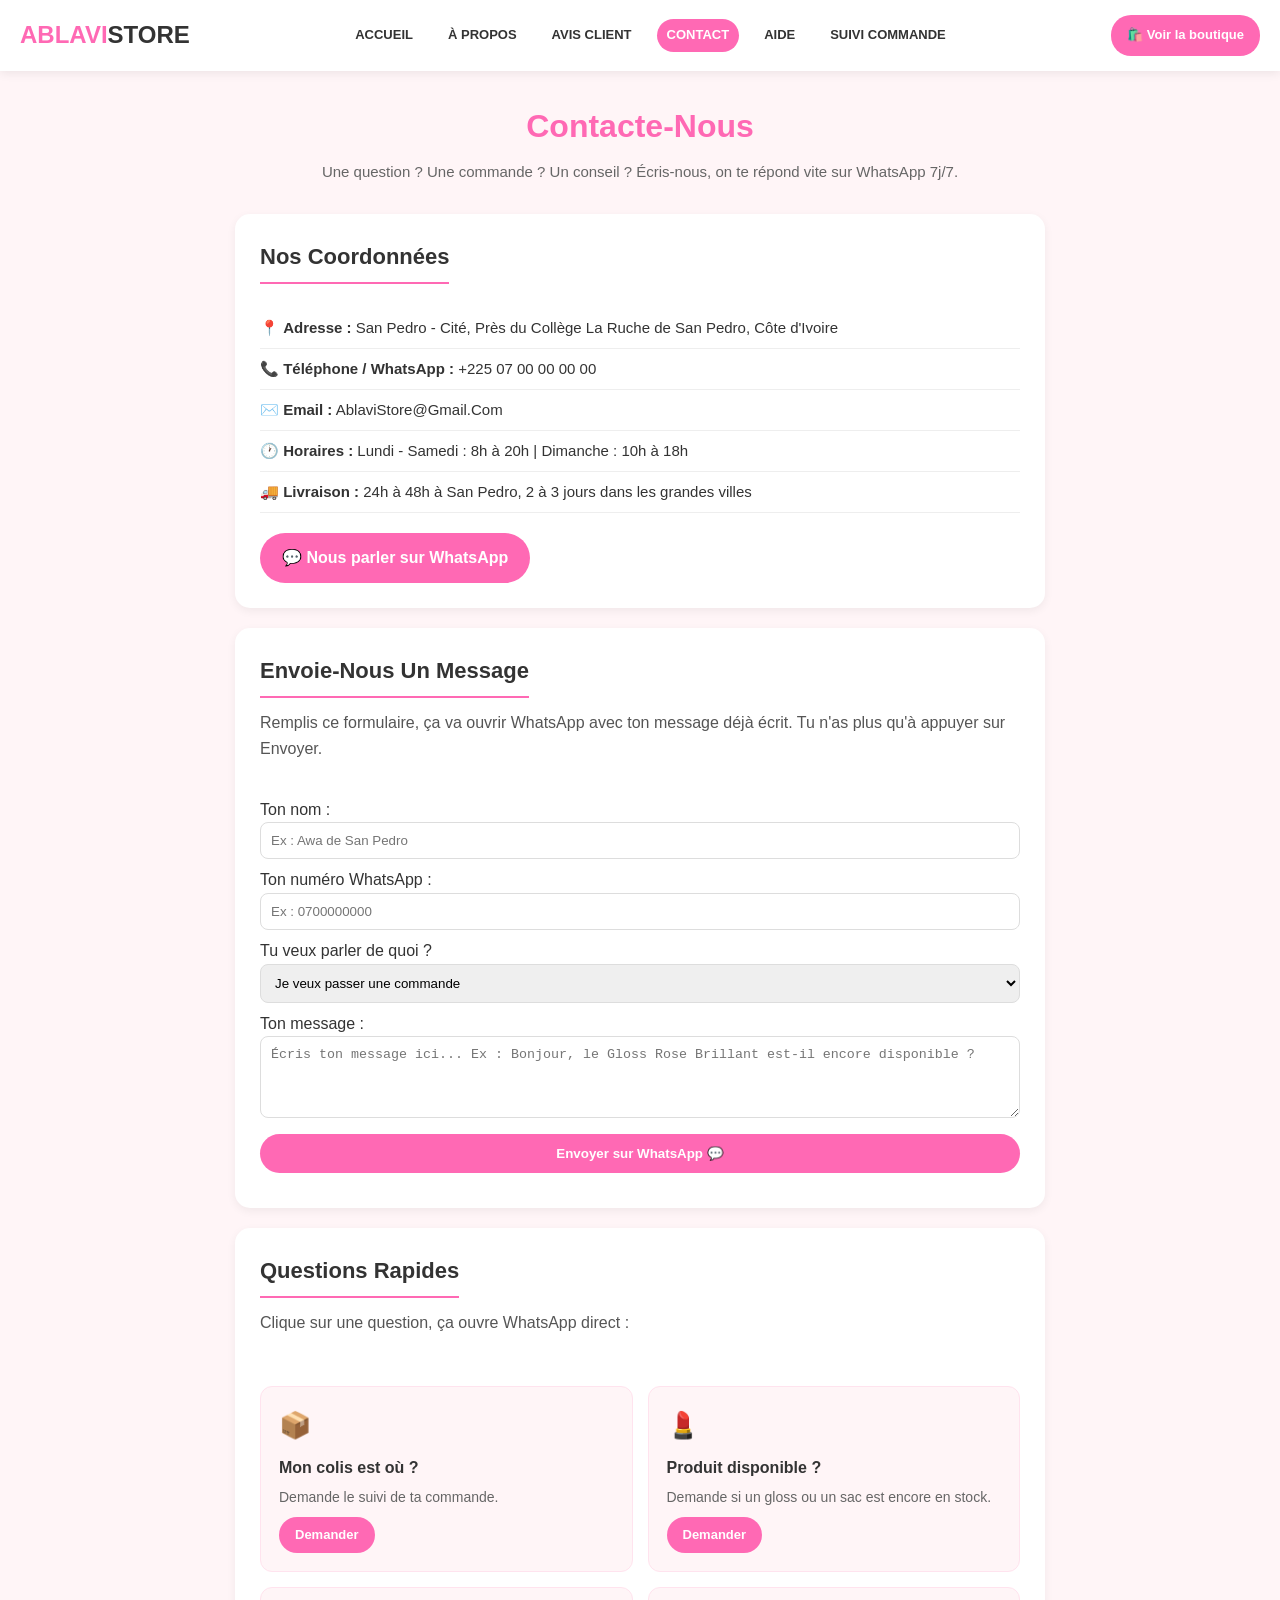
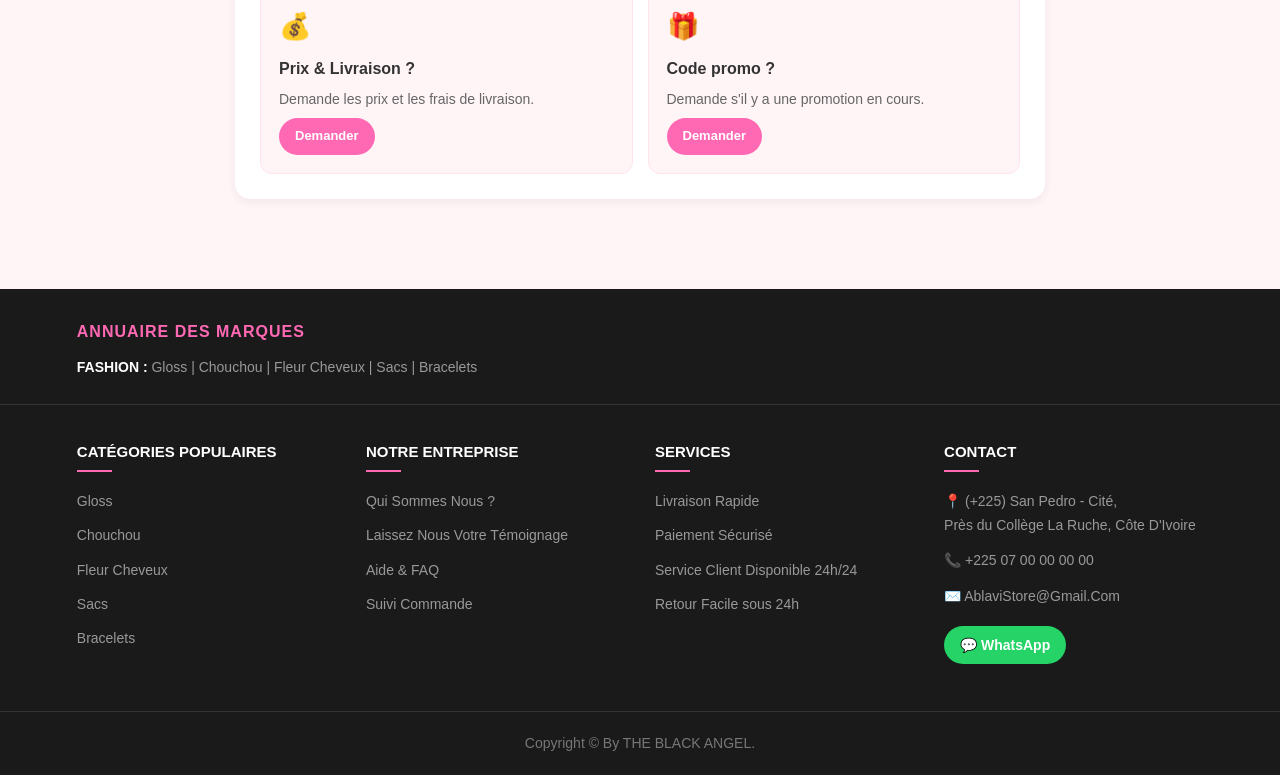
<file: contact.html>
<!DOCTYPE html>
<html lang="fr">
<head>
  <meta charset="UTF-8">
  <meta name="viewport" content="width=device-width, initial-scale=1.0">
  <title>Contact - ABLAVI STORE</title>
  <link rel="stylesheet" href="style.css">
</head>
<body>
  <header>
    <div class="logo">ABLAVI<span>STORE</span></div>
    <nav>
      <a href="index.html">ACCUEIL</a>
      <a href="apropos.html">À PROPOS</a>
      <a href="avis.html">AVIS CLIENT</a>
      <a href="contact.html" class="actif">CONTACT</a>
      <a href="aide.html">AIDE</a>
      <a href="suivi.html">SUIVI COMMANDE</a>
    </nav>
    <a href="index.html" class="btn-boutique">🛍️ Voir la boutique</a>
  </header>

  <main class="page-apropos">
    <div class="titre-page">
      <h1>Contacte-Nous</h1>
      <p>Une question ? Une commande ? Un conseil ? Écris-nous, on te répond vite sur WhatsApp 7j/7.</p>
    </div>

    <!-- NOS COORDONNÉES -->
    <section class="bloc">
      <h2>Nos Coordonnées</h2>
      <ul class="liste-simple">
        <li>📍 <strong>Adresse :</strong> San Pedro - Cité, Près du Collège La Ruche de San Pedro, Côte d'Ivoire</li>
        <li>📞 <strong>Téléphone / WhatsApp :</strong> +225 07 00 00 00 00</li>
        <li>✉️ <strong>Email :</strong> AblaviStore@Gmail.Com</li>
        <li>🕐 <strong>Horaires :</strong> Lundi - Samedi : 8h à 20h | Dimanche : 10h à 18h</li>
        <li>🚚 <strong>Livraison :</strong> 24h à 48h à San Pedro, 2 à 3 jours dans les grandes villes</li>
      </ul>
      <a href="https://wa.me/c/22574845994" target="_blank" class="btn-rose">💬 Nous parler sur WhatsApp</a>
    </section>

    <!-- FORMULAIRE -->
    <section class="bloc">
      <h2>Envoie-Nous Un Message</h2>
      <p>Remplis ce formulaire, ça va ouvrir WhatsApp avec ton message déjà écrit. Tu n'as plus qu'à appuyer sur Envoyer.</p>
      <br>
      <label>Ton nom :</label>
      <input type="text" id="contact-nom" placeholder="Ex : Awa de San Pedro" class="input-panier">

      <label>Ton numéro WhatsApp :</label>
      <input type="text" id="contact-tel" placeholder="Ex : 0700000000" class="input-panier">

      <label>Tu veux parler de quoi ?</label>
      <select id="contact-sujet" class="input-panier">
        <option value="Je veux passer une commande">Je veux passer une commande</option>
        <option value="Je veux savoir si un produit est disponible">Je veux savoir si un produit est disponible</option>
        <option value="Je veux suivre ma commande">Je veux suivre ma commande</option>
        <option value="J'ai un problème avec ma commande">J'ai un problème avec ma commande</option>
        <option value="Autre question">Autre question</option>
      </select>

      <label>Ton message :</label>
      <textarea id="contact-message" placeholder="Écris ton message ici... Ex : Bonjour, le Gloss Rose Brillant est-il encore disponible ?" class="input-panier" rows="4" style="resize:vertical;"></textarea>

      <button onclick="envoyerContact()" class="btn-rose" style="border:none; cursor:pointer; width:100%;">Envoyer sur WhatsApp 💬</button>
      <p id="message-contact" style="margin-top:10px; text-align:center; font-weight:bold;"></p>
    </section>

    <!-- QUESTIONS RAPIDES -->
    <section class="bloc">
      <h2>Questions Rapides</h2>
      <p>Clique sur une question, ça ouvre WhatsApp direct :</p>
      <br>
      <div class="grille-objectifs">
        <div class="carte-objectif">
          <span class="icone-objectif">📦</span>
          <h3>Mon colis est où ?</h3>
          <p>Demande le suivi de ta commande.</p>
          <a href="https://wa.me/2250700000000?text=Bonjour%2C%20je%20veux%20suivre%20ma%20commande" target="_blank" class="btn-rose" style="padding:8px 16px; font-size:13px; margin-top:8px;">Demander</a>
        </div>
        <div class="carte-objectif">
          <span class="icone-objectif">💄</span>
          <h3>Produit disponible ?</h3>
          <p>Demande si un gloss ou un sac est encore en stock.</p>
          <a href="https://wa.me/2250700000000?text=Bonjour%2C%20est-ce%20que%20ce%20produit%20est%20encore%20disponible%20%3F" target="_blank" class="btn-rose" style="padding:8px 16px; font-size:13px; margin-top:8px;">Demander</a>
        </div>
        <div class="carte-objectif">
          <span class="icone-objectif">💰</span>
          <h3>Prix & Livraison ?</h3>
          <p>Demande les prix et les frais de livraison.</p>
          <a href="https://wa.me/2250700000000?text=Bonjour%2C%20je%20veux%20conna%C3%AEtre%20les%20prix%20et%20la%20livraison" target="_blank" class="btn-rose" style="padding:8px 16px; font-size:13px; margin-top:8px;">Demander</a>
        </div>
        <div class="carte-objectif">
          <span class="icone-objectif">🎁</span>
          <h3>Code promo ?</h3>
          <p>Demande s'il y a une promotion en cours.</p>
          <a href="https://wa.me/2250700000000?text=Bonjour%2C%20y%20a-t-il%20un%20code%20promo%20en%20ce%20moment%20%3F" target="_blank" class="btn-rose" style="padding:8px 16px; font-size:13px; margin-top:8px;">Demander</a>
        </div>
      </div>
    </section>
  </main>

  <footer class="footer-ablavi">
    <div class="footer-annuaire">
      <h3 class="titre-annuaire">ANNUAIRE DES MARQUES</h3>
      <p><strong>FASHION :</strong> <span>Gloss | Chouchou | Fleur Cheveux | Sacs | Bracelets</span></p>
    </div>
    <div class="footer-colonnes">
      <div class="footer-col">
        <h4>CATÉGORIES POPULAIRES</h4>
        <a href="index.html">Gloss</a>
        <a href="index.html">Chouchou</a>
        <a href="index.html">Fleur Cheveux</a>
        <a href="index.html">Sacs</a>
        <a href="index.html">Bracelets</a>
      </div>
      <div class="footer-col">
        <h4>NOTRE ENTREPRISE</h4>
        <a href="apropos.html">Qui Sommes Nous ?</a>
        <a href="avis.html">Laissez Nous Votre Témoignage</a>
        <a href="aide.html">Aide & FAQ</a>
        <a href="suivi.html">Suivi Commande</a>
      </div>
      <div class="footer-col">
        <h4>SERVICES</h4>
        <a href="#">Livraison Rapide</a>
        <a href="#">Paiement Sécurisé</a>
        <a href="#">Service Client Disponible 24h/24</a>
        <a href="#">Retour Facile sous 24h</a>
      </div>
      <div class="footer-col">
        <h4>CONTACT</h4>
        <p>📍 (+225) San Pedro - Cité,<br>Près du Collège La Ruche, Côte D'Ivoire</p>
        <p>📞 +225 07 00 00 00 00</p>
        <p>✉️ AblaviStore@Gmail.Com</p>
        <a href="" target="_blank" class="btn-whatsapp-footer">💬 WhatsApp</a>
      </div>
    </div>
    <div class="footer-copy">
      <p>Copyright © By THE BLACK ANGEL.</p>
    </div>
  </footer>

  <script>
    function envoyerContact() {
      let nom = document.getElementById("contact-nom").value.trim();
      let tel = document.getElementById("contact-tel").value.trim();
      let sujet = document.getElementById("contact-sujet").value;
      let message = document.getElementById("contact-message").value.trim();
      let msg = document.getElementById("message-contact");
      if (!nom || !message) {
        msg.textContent = "⚠️ Remplis ton nom et ton message !";
        msg.style.color = "red";
        return;
      }
      let texte = "Bonjour ABLAVI STORE ! 👋\n\nJe suis " + nom + " (" + tel + ")\nSujet : " + sujet + "\n\nMessage : " + message;
      let lien = "https://wa.me/c/22574845994" + encodeURIComponent(texte);
      window.open(lien, "_blank");
      msg.textContent = "✅ WhatsApp ouvert ! Appuie sur Envoyer pour nous envoyer ton message.";
      msg.style.color = "green";
    }
  </script>
</body>
</html>
</file>
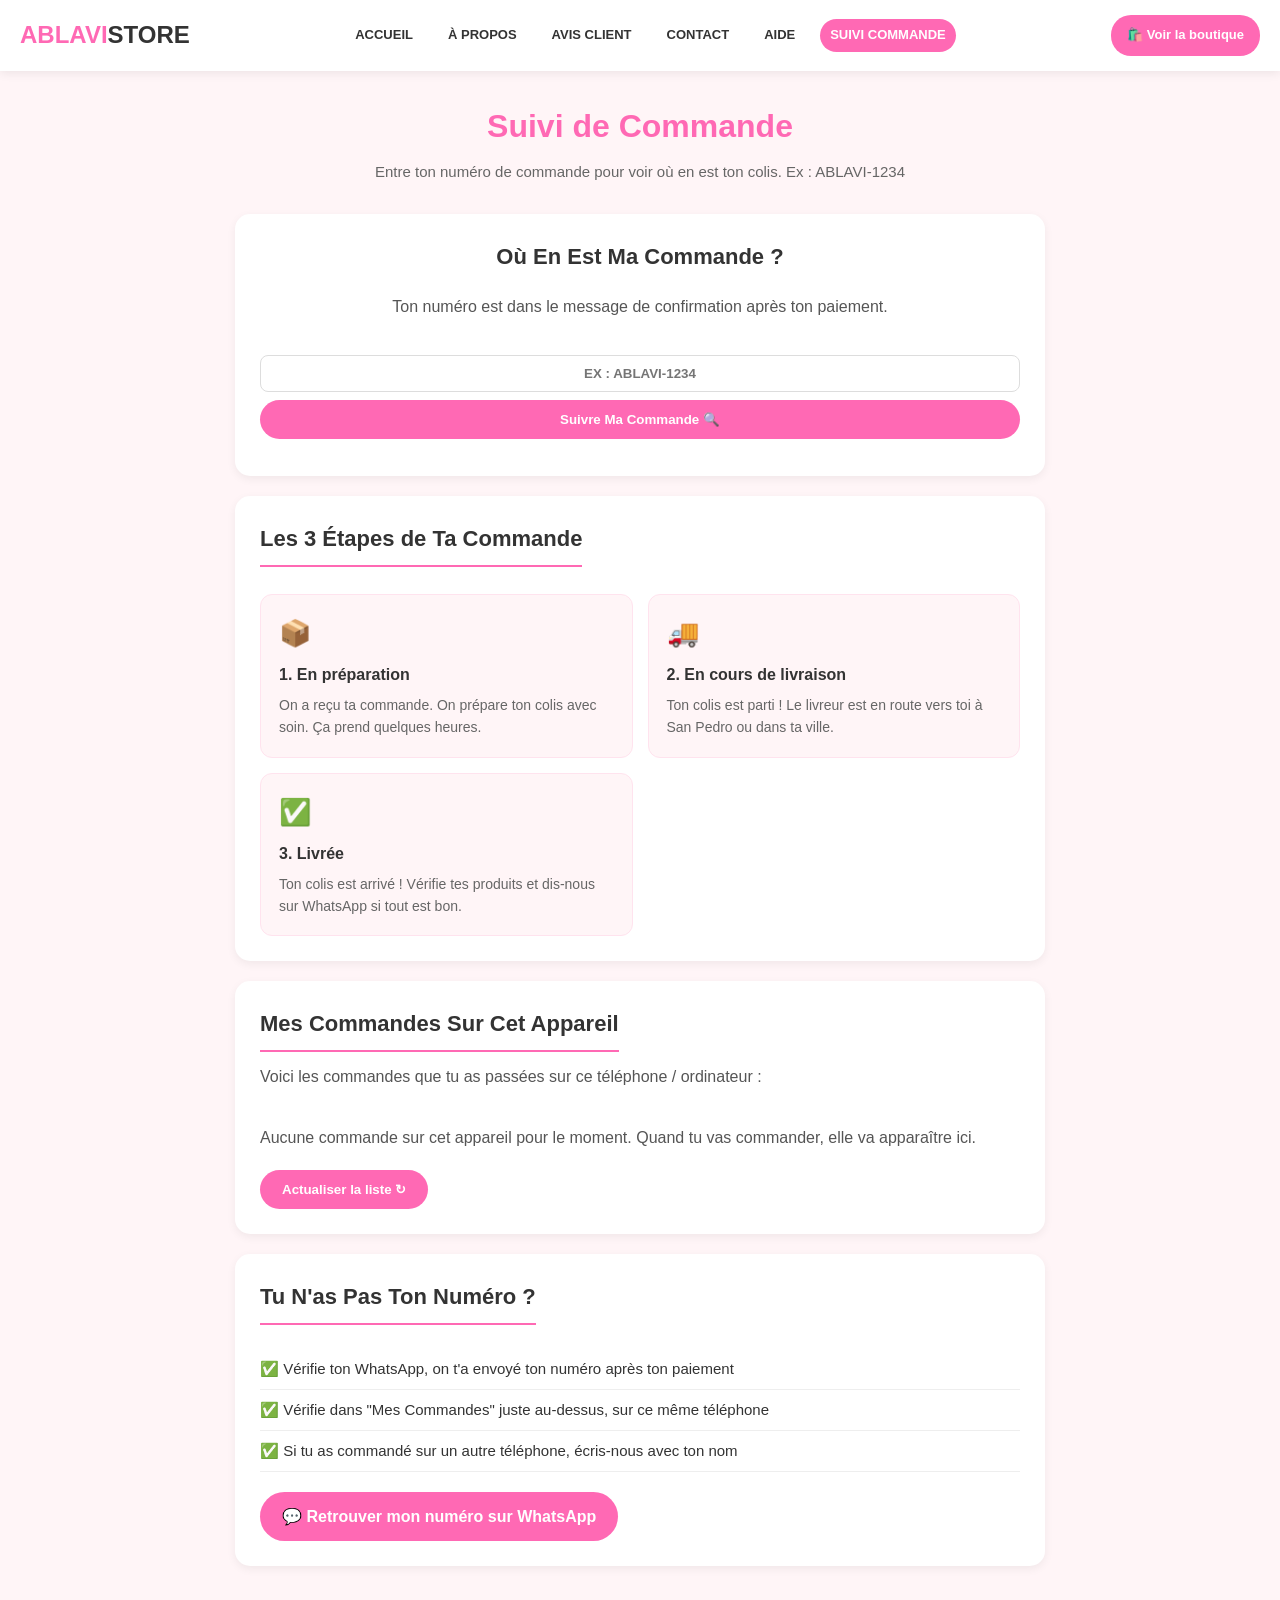
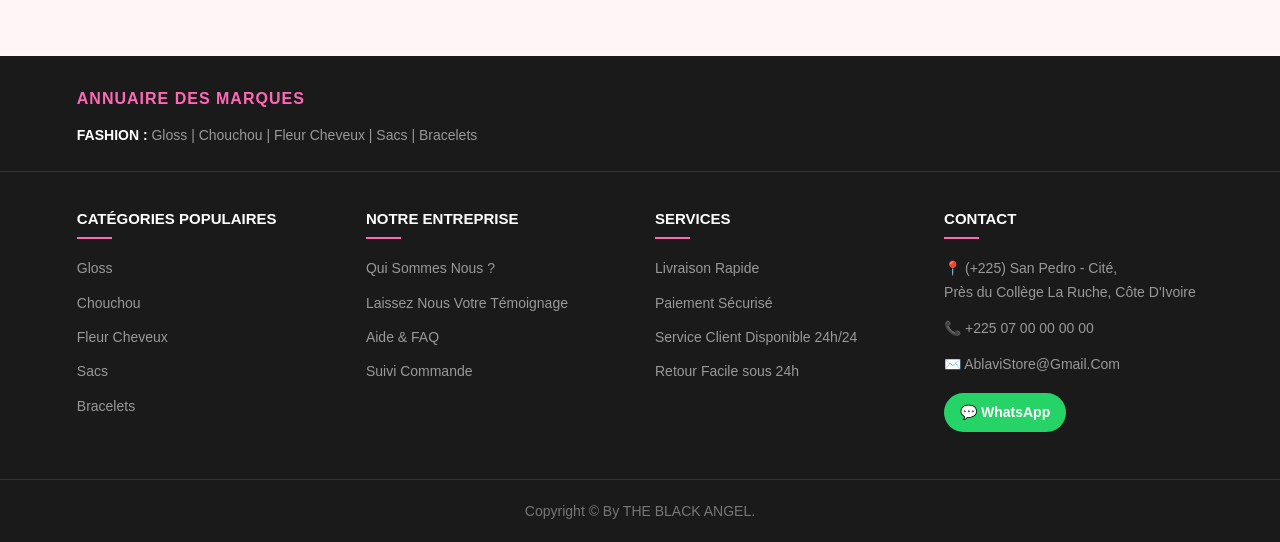
<file: suivi.html>
<!DOCTYPE html>
<html lang="fr">
<head>
  <meta charset="UTF-8">
  <meta name="viewport" content="width=device-width, initial-scale=1.0">
  <title>Suivi Commande - ABLAVI STORE</title>
  <link rel="stylesheet" href="style.css">
</head>
<body>
  <header>
    <div class="logo">ABLAVI<span>STORE</span></div>
    <nav>
      <a href="index.html">ACCUEIL</a>
      <a href="apropos.html">À PROPOS</a>
      <a href="avis.html">AVIS CLIENT</a>
      <a href="contact.html">CONTACT</a>
      <a href="aide.html">AIDE</a>
      <a href="suivi.html" class="actif">SUIVI COMMANDE</a>
    </nav>
    <a href="index.html" class="btn-boutique">🛍️ Voir la boutique</a>
  </header>

  <main class="page-apropos">
    <div class="titre-page">
      <h1>Suivi de Commande</h1>
      <p>Entre ton numéro de commande pour voir où en est ton colis. Ex : ABLAVI-1234</p>
    </div>

    <!-- FORMULAIRE SUIVI -->
    <section class="bloc" style="text-align:center;">
      <h2 style="display:block; text-align:center; border-bottom:none;">Où En Est Ma Commande ?</h2>
      <p style="text-align:center;">Ton numéro est dans le message de confirmation après ton paiement.</p>
      <br>
      <input type="text" id="numero-suivi" placeholder="Ex : ABLAVI-1234" class="input-panier" style="text-align:center; font-weight:bold; text-transform:uppercase;">
      <button onclick="suivreCommande()" class="btn-rose" style="border:none; cursor:pointer; width:100%;">Suivre Ma Commande 🔍</button>
      <p id="message-suivi" style="margin-top:12px; font-weight:bold;"></p>
      <div id="resultat-suivi"></div>
    </section>

    <!-- LES 3 ÉTAPES -->
    <section class="bloc">
      <h2>Les 3 Étapes de Ta Commande</h2>
      <div class="grille-objectifs">
        <div class="carte-objectif">
          <span class="icone-objectif">📦</span>
          <h3>1. En préparation</h3>
          <p>On a reçu ta commande. On prépare ton colis avec soin. Ça prend quelques heures.</p>
        </div>
        <div class="carte-objectif">
          <span class="icone-objectif">🚚</span>
          <h3>2. En cours de livraison</h3>
          <p>Ton colis est parti ! Le livreur est en route vers toi à San Pedro ou dans ta ville.</p>
        </div>
        <div class="carte-objectif">
          <span class="icone-objectif">✅</span>
          <h3>3. Livrée</h3>
          <p>Ton colis est arrivé ! Vérifie tes produits et dis-nous sur WhatsApp si tout est bon.</p>
        </div>
      </div>
    </section>

    <!-- MES COMMANDES -->
    <section class="bloc">
      <h2>Mes Commandes Sur Cet Appareil</h2>
      <p>Voici les commandes que tu as passées sur ce téléphone / ordinateur :</p>
      <br>
      <div id="mes-commandes"></div>
      <button onclick="afficherMesCommandes()" class="btn-rose" style="border:none; cursor:pointer; margin-top:10px;">Actualiser la liste ↻</button>
    </section>

    <!-- AIDE -->
    <section class="bloc">
      <h2>Tu N'as Pas Ton Numéro ?</h2>
      <ul class="liste-simple">
        <li>✅ Vérifie ton WhatsApp, on t'a envoyé ton numéro après ton paiement</li>
        <li>✅ Vérifie dans "Mes Commandes" juste au-dessus, sur ce même téléphone</li>
        <li>✅ Si tu as commandé sur un autre téléphone, écris-nous avec ton nom</li>
      </ul>
      <a href="https://wa.me/2250700000000?text=Bonjour%2C%20j%27ai%20perdu%20mon%20num%C3%A9ro%20de%20commande" target="_blank" class="btn-rose">💬 Retrouver mon numéro sur WhatsApp</a>
    </section>
  </main>

  <footer class="footer-ablavi">
    <div class="footer-annuaire">
      <h3 class="titre-annuaire">ANNUAIRE DES MARQUES</h3>
      <p><strong>FASHION :</strong> <span>Gloss | Chouchou | Fleur Cheveux | Sacs | Bracelets</span></p>
    </div>
    <div class="footer-colonnes">
      <div class="footer-col">
        <h4>CATÉGORIES POPULAIRES</h4>
        <a href="index.html">Gloss</a>
        <a href="index.html">Chouchou</a>
        <a href="index.html">Fleur Cheveux</a>
        <a href="index.html">Sacs</a>
        <a href="index.html">Bracelets</a>
      </div>
      <div class="footer-col">
        <h4>NOTRE ENTREPRISE</h4>
        <a href="apropos.html">Qui Sommes Nous ?</a>
        <a href="avis.html">Laissez Nous Votre Témoignage</a>
        <a href="aide.html">Aide & FAQ</a>
        <a href="suivi.html">Suivi Commande</a>
      </div>
      <div class="footer-col">
        <h4>SERVICES</h4>
        <a href="#">Livraison Rapide</a>
        <a href="#">Paiement Sécurisé</a>
        <a href="#">Service Client Disponible 24h/24</a>
        <a href="#">Retour Facile sous 24h</a>
      </div>
      <div class="footer-col">
        <h4>CONTACT</h4>
        <p>📍 (+225) San Pedro - Cité,<br>Près du Collège La Ruche, Côte D'Ivoire</p>
        <p>📞 +225 07 00 00 00 00</p>
        <p>✉️ AblaviStore@Gmail.Com</p>
        <a href="https://wa.me/2250700000000" target="_blank" class="btn-whatsapp-footer">💬 WhatsApp</a>
      </div>
    </div>
    <div class="footer-copy">
      <p>Copyright © By THE BLACK ANGEL.</p>
    </div>
  </footer>

  <script>
    function suivreCommande() {
      let numero = document.getElementById("numero-suivi").value.trim().toUpperCase();
      let msg = document.getElementById("message-suivi");
      let zone = document.getElementById("resultat-suivi");
      if (!numero) {
        msg.textContent = "⚠️ Entre ton numéro de commande ! Ex : ABLAVI-1234";
        msg.style.color = "red";
        zone.innerHTML = "";
        return;
      }
      let commandes = JSON.parse(localStorage.getItem("commandes")) || [];
      let trouve = commandes.find(c => c.numero.toUpperCase() === numero);
      if (!trouve) {
        msg.textContent = "❌ Aucune commande trouvée avec le numéro " + numero;
        msg.style.color = "red";
        zone.innerHTML = "<p style='text-align:center;'>Vérifie ton numéro ou écris-nous sur WhatsApp avec ton nom.</p>";
        return;
      }
      let etape = trouve.statut || "En préparation";
      let icone = etape === "Livrée" ? "✅" : etape === "En cours de livraison" ? "🚚" : "📦";
      let couleur = etape === "Livrée" ? "green" : etape === "En cours de livraison" ? "#2196F3" : "orange";
      msg.textContent = "✅ Commande trouvée !";
      msg.style.color = "green";
      zone.innerHTML = `
        <div style="background:#FFF5F7; padding:18px; border-radius:12px; margin-top:12px; border:1px solid #FFE3EE; text-align:left;">
          <p style="text-align:center; font-size:20px;"><strong>${icone} ${etape}</strong></p>
          <p style="text-align:center; color:${couleur}; font-weight:bold;">Commande : ${trouve.numero}</p>
          <hr style="margin:10px 0;">
          <p>👤 <strong>${trouve.nom}</strong></p>
          <p>📱 ${trouve.whatsapp}</p>
          <p>📍 Livraison : ${trouve.commune}</p>
          <p>💳 Paiement : ${trouve.mode} ${trouve.promo ? " | 🎁 Promo : " + trouve.promo : ""}</p>
          <p>🛍️ ${(trouve.articles || []).join("<br>")}</p>
          <p><strong>Total payé : ${trouve.total} F CFA</strong></p>
          <p style="text-align:center; margin-top:10px;">
            <a href="https://wa.me/2250700000000?text=${encodeURIComponent("Bonjour, je suis " + trouve.nom + ", je veux des nouvelles de ma commande " + trouve.numero)}" target="_blank" class="btn-rose" style="padding:8px 16px; font-size:13px;">💬 Demander des nouvelles sur WhatsApp</a>
          </p>
        </div>
      `;
    }
    function afficherMesCommandes() {
      let commandes = JSON.parse(localStorage.getItem("commandes")) || [];
      let zone = document.getElementById("mes-commandes");
      if (commandes.length === 0) {
        zone.innerHTML = "<p>Aucune commande sur cet appareil pour le moment. Quand tu vas commander, elle va apparaître ici.</p>";
        return;
      }
      zone.innerHTML = commandes.slice().reverse().map(c => {
        let icone = (c.statut === "Livrée") ? "✅" : (c.statut === "En cours de livraison") ? "🚚" : "📦";
        return `<div style="background:#FFF5F7; padding:12px; border-radius:12px; margin-bottom:10px; border:1px solid #FFE3EE;">
          <p><strong>${c.numero}</strong> - ${icone} ${c.statut || "En préparation"}</p>
          <p style="color:#555; margin:0;">${c.nom} - ${c.commune} - <strong>${c.total} F CFA</strong></p>
          <button onclick="document.getElementById('numero-suivi').value='${c.numero}'; suivreCommande(); window.scrollTo({top:0, behavior:'smooth'});" class="btn-rose" style="border:none; cursor:pointer; padding:8px 14px; font-size:13px; margin-top:8px;">Voir le détail →</button>
        </div>`;
      }).join("");
    }
    afficherMesCommandes();
  </script>
</body>
</html>
</file>
<file: style.css>
/* ========== BASE ========== */
* { box-sizing: border-box; margin: 0; padding: 0; }
body { font-family: Arial, sans-serif; background: #FFF5F7; color: #333; line-height: 1.6; }

/* ========== BANDEAU  - TOUT EN HAUT - ALLER RETOUR ========== */
.bandeau-defilant {
  background: #FF1493;
  color: white;
  overflow: hidden;
  white-space: nowrap;
  padding: 5px 0;
  font-size: 11px;
  font-weight: 600;
  letter-spacing: 1px;
  text-transform: uppercase;
  text-align: center;
  width: 100%;
}
.bandeau-defilant span {
  display: inline-block;
  animation: aller-retour-frip3k 10s ease-in-out infinite alternate;
}
@keyframes aller-retour-frip3k {
  from { transform: translateX(-250px); }
  to { transform: translateX(250px); }
}

/* ========== HEADER COMMUN ========== */
header { background: white; padding: 15px 20px; display: flex; justify-content: space-between; align-items: center; box-shadow: 0 2px 10px rgba(0,0,0,0.08); position: sticky; top: 0; z-index: 100; flex-wrap: wrap; gap: 10px; }
.logo { font-size: 24px; font-weight: bold; color: #FF69B4; }
.logo span { color: #333; }
nav { display: flex; gap: 15px; flex-wrap: wrap; }
nav a { text-decoration: none; color: #333; font-weight: bold; font-size: 13px; padding: 6px 10px; border-radius: 20px; }
nav a.actif { background: #FF69B4; color: white; }
nav a:hover { color: #FF69B4; }
nav a.actif:hover { color: white; }
#btn-panier { background: #FF69B4; color: white; border: none; padding: 10px 16px; border-radius: 20px; cursor: pointer; font-weight: bold; }
.btn-boutique { background: #FF69B4; color: white; text-decoration: none; padding: 10px 16px; border-radius: 20px; font-weight: bold; font-size: 13px; }
.btn-rose { background: #FF69B4; color: white; text-decoration: none; padding: 12px 22px; border-radius: 25px; font-weight: bold; display: inline-block; }

/* ========== ACCUEIL - HERO / CATEGORIES / PRODUITS ========== */
.hero { background: linear-gradient(135deg, #FF69B4, #FFB6C1); color: white; text-align: center; padding: 50px 20px; }
.hero h1 { font-size: 32px; margin-bottom: 10px; }
.hero p { margin-bottom: 20px; }
.btn-hero { background: white; color: #FF69B4; padding: 12px 25px; border-radius: 25px; text-decoration: none; font-weight: bold; display: inline-block; }
.categories { text-align: center; padding: 20px 10px; display: flex; flex-wrap: wrap; justify-content: center; gap: 8px; }
.categories button { background: white; border: 1px solid #FF69B4; color: #FF69B4; padding: 8px 16px; border-radius: 20px; cursor: pointer; font-weight: bold; }
.categories button:hover { background: #FF69B4; color: white; }
main { max-width: 1100px; margin: 0 auto; padding: 20px; }
main h2 { text-align: center; margin-bottom: 15px; }
#recherche { width: 100%; padding: 12px; border-radius: 10px; border: 1px solid #ddd; margin-bottom: 20px; }
.grille { display: grid; grid-template-columns: repeat(auto-fill, minmax(220px, 1fr)); gap: 20px; }
.carte { background: white; border-radius: 15px; overflow: hidden; padding-bottom: 15px; text-align: center; box-shadow: 0 3px 10px rgba(0,0,0,0.08); }
.carte img { width: 100%; height: 200px; object-fit: cover; cursor: pointer; }
.carte h3 { padding: 10px 10px 0; font-size: 16px; }
.prix { color: #FF69B4; font-weight: bold; font-size: 18px; margin: 5px 0; }
.carte button { background: #FF69B4; color: white; border: none; padding: 10px 20px; border-radius: 20px; cursor: pointer; font-weight: bold; margin-top: 5px; }
.carte button:hover { background: #E55A9E; }

/* ========== PANIER / MODAL ========== */
.modal-cache { position: fixed; top: 0; left: 0; right: 0; bottom: 0; background: rgba(0,0,0,0.5); display: none; z-index: 1000; overflow-y: auto; }
.modal-contenu { background: white; margin: 20px auto; padding: 20px; border-radius: 15px; width: 90%; max-width: 520px; max-height: 90vh; overflow-y: auto; }
.modal-contenu h2, .modal-contenu h3 { margin-bottom: 10px; }
.modal-contenu button { cursor: pointer; }
.btn-commander { background: #FF69B4; color: white; border: none; padding: 12px; border-radius: 10px; font-weight: bold; width: 100%; }
.panier-modal-scroll { overflow-y: auto; padding: 15px 0; }
.panier-contenu { max-width: 520px; max-height: 90vh; overflow-y: auto; position: relative; padding-top: 45px; }
.btn-x { position: absolute; top: 10px; right: 12px; background: #FF69B4; color: white; border: none; width: 32px; height: 32px; border-radius: 50%; font-size: 16px; cursor: pointer; z-index: 10; }
.titre-panier { margin-top: 0; }
.ligne-reduction { display: none; color: green; }
.box-promo { background: #FFF8E1; padding: 10px; border-radius: 10px; margin-bottom: 10px; }
.ligne-promo { display: flex; gap: 5px; margin-top: 5px; }
.ligne-promo input { flex: 1; padding: 10px; border-radius: 8px; border: 1px solid #ddd; }
.btn-appliquer { background: #FF69B4; color: white; padding: 10px 15px; border-radius: 8px; border: none; }
.message-promo { font-size: 13px; margin: 5px 0 0; }
.input-panier { width: 100%; padding: 10px; margin-bottom: 8px; border-radius: 8px; border: 1px solid #ddd; box-sizing: border-box; }
.label-paiement { display: block; padding: 8px; border-radius: 8px; margin-bottom: 5px; }
.label-paiement.orange { background: #FFF5F7; }
.label-paiement.bleu { background: #F0F7FF; }
.label-paiement.jaune { background: #FFF8E1; }
.label-conditions { font-size: 13px; display: block; background: #f9f9f9; padding: 10px; border-radius: 8px; }
.message-paiement { display: none; background: #E8F5E9; padding: 12px; border-radius: 10px; margin-bottom: 10px; }
.bas-panier { position: sticky; bottom: 0; background: white; padding: 10px 0; border-top: 1px solid #eee; }
.bas-panier .btn-commander { width: 100%; padding: 12px; margin-bottom: 8px; }
.btn-fermer { width: 100%; padding: 10px; background: #eee; border: none; border-radius: 8px; cursor: pointer; }
.modal-conditions { position: relative; padding-top: 45px; }

/* ========== PAGE A PROPOS - SIMPLE ========== */
.page-apropos { max-width: 850px; margin: 0 auto; padding: 30px 20px; }
.page-apropos h2 { text-align: left; }
.titre-page { text-align: center; margin-bottom: 30px; }
.titre-page h1 { font-size: 32px; color: #FF69B4; margin-bottom: 8px; }
.titre-page p { color: #666; font-size: 15px; }
.bloc { background: white; padding: 25px; border-radius: 15px; margin-bottom: 20px; box-shadow: 0 3px 10px rgba(0,0,0,0.06); }
.bloc h2 { font-size: 22px; margin-bottom: 12px; padding-bottom: 8px; border-bottom: 2px solid #FF69B4; display: inline-block; }
.bloc p { margin-bottom: 10px; color: #555; }
.grille-objectifs { display: grid; grid-template-columns: 1fr 1fr; gap: 15px; margin-top: 15px; }
.carte-objectif { background: #FFF5F7; padding: 18px; border-radius: 12px; border: 1px solid #FFE3EE; }
.icone-objectif { font-size: 26px; display: block; margin-bottom: 8px; }
.carte-objectif h3 { font-size: 16px; margin-bottom: 6px; text-align: left; }
.carte-objectif p { font-size: 14px; color: #666; margin: 0; }
.liste-faire { list-style: none; margin-top: 12px; }
.liste-faire li { background: #FFF5F7; padding: 12px 15px; border-radius: 10px; margin-bottom: 10px; font-size: 15px; }
.liste-faire li strong { color: #333; }
.mission { background: #FF69B4; color: white; padding: 15px; border-radius: 10px; text-align: center; margin-top: 15px; font-size: 16px; }
.liste-simple { list-style: none; margin: 12px 0 20px; }
.liste-simple li { padding: 8px 0; border-bottom: 1px solid #eee; font-size: 15px; }

/* ========== FOOTER COMMUN A TOUTES LES PAGES ========== */
.footer-ablavi { background: #1A1A1A; color: #999; margin-top: 40px; }
.footer-annuaire { padding: 30px 6% 25px; border-bottom: 1px solid #333; }
.titre-annuaire { color: #FF69B4; font-size: 16px; letter-spacing: 1px; margin-bottom: 12px; }
.footer-annuaire p { font-size: 14px; line-height: 1.6; }
.footer-annuaire p strong { color: #fff; }
.footer-annuaire p span { color: #999; }
.footer-colonnes { display: grid; grid-template-columns: repeat(4, 1fr); gap: 30px; padding: 35px 6%; }
.footer-col h4 { color: #fff; font-size: 15px; margin-bottom: 18px; position: relative; padding-bottom: 8px; }
.footer-col h4::after { content: ""; position: absolute; left: 0; bottom: 0; width: 35px; height: 2px; background: #FF69B4; }
.footer-col a { display: block; color: #999; text-decoration: none; font-size: 14px; margin-bottom: 12px; }
.footer-col a:hover { color: #FF69B4; }
.footer-col p { font-size: 14px; line-height: 1.7; margin-bottom: 12px; color: #999; }
.btn-whatsapp-footer { display: inline-block !important; background: #25D366; color: white !important; padding: 8px 16px; border-radius: 20px; font-weight: bold; margin-top: 5px; }
.footer-copy { border-top: 1px solid #333; text-align: center; padding: 20px; font-size: 14px; color: #777; }

/* ========== RESPONSIVE ========== */
@media (max-width: 700px) {
  .grille-objectifs { grid-template-columns: 1fr; }
  .footer-colonnes { grid-template-columns: 1fr 1fr; }
  .hero h1 { font-size: 24px; }
  header { flex-direction: column; text-align: center; }
}
@media (max-width: 450px) {
  .footer-colonnes { grid-template-columns: 1fr; }
}
</file>
